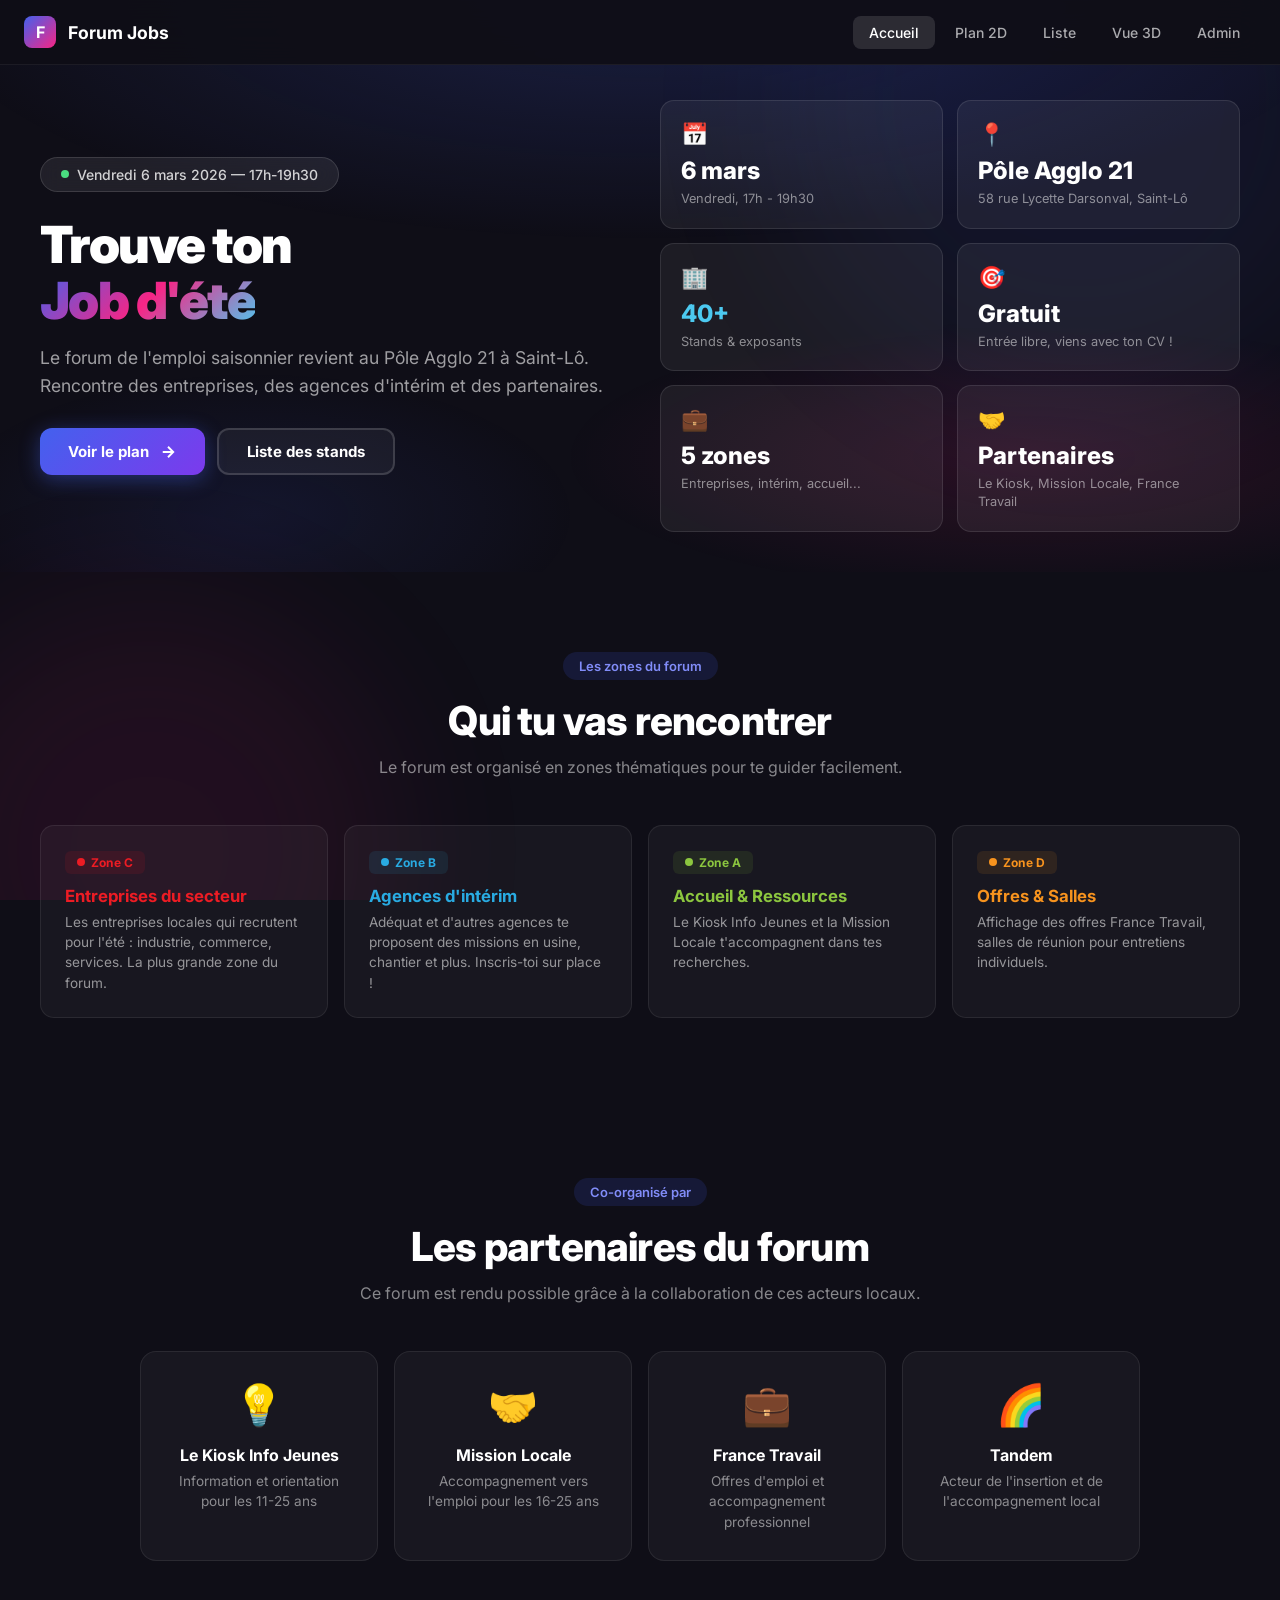
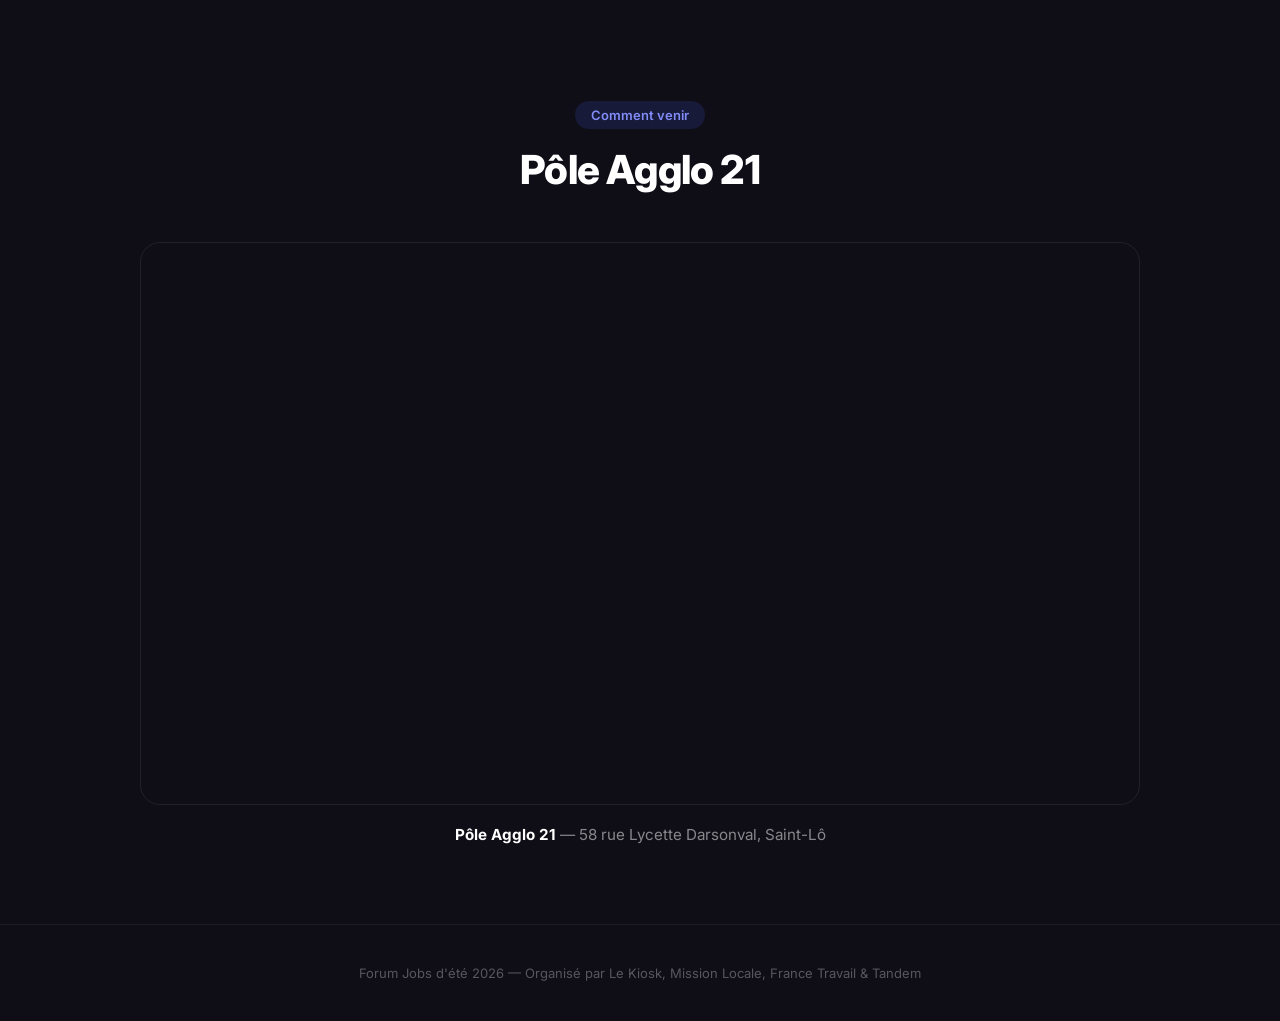
<file: index.html>
<!DOCTYPE html>
<html lang="fr">
<head>
  <meta charset="UTF-8">
  <meta name="viewport" content="width=device-width, initial-scale=1.0">
  <title>Forum Jobs d'été 2026 - Pôle Agglo 21</title>
  <link rel="preconnect" href="https://fonts.googleapis.com">
  <link href="https://fonts.googleapis.com/css2?family=Inter:wght@400;500;600;700;800;900&display=swap" rel="stylesheet">
  <link rel="stylesheet" href="css/shared.css">
  <style>
    body { background: var(--bg-dark); color: white; overflow-x: hidden; }

    /* ========== HERO ========== */
    .hero {
      min-height: auto;
      display: flex; flex-direction: column;
      align-items: center; justify-content: center;
      padding: 100px 24px 40px;
      position: relative;
      overflow: hidden;
    }

    .hero::before {
      content: '';
      position: absolute; inset: 0;
      background:
        radial-gradient(ellipse 80% 60% at 50% 0%, rgba(67,97,238,0.2), transparent 70%),
        radial-gradient(ellipse 60% 40% at 80% 80%, rgba(247,37,133,0.12), transparent 60%),
        radial-gradient(ellipse 50% 50% at 20% 90%, rgba(67,97,238,0.1), transparent 50%);
    }

    .hero-split {
      position: relative;
      z-index: 1;
      max-width: 1200px;
      width: 100%;
      display: grid;
      grid-template-columns: 1fr 1fr;
      gap: 40px;
      align-items: center;
    }

    .hero-content { position: relative; z-index: 1; }

    .hero-date {
      display: inline-flex; align-items: center; gap: 8px;
      padding: 8px 20px; border-radius: 40px;
      background: rgba(255,255,255,0.08);
      border: 1px solid rgba(255,255,255,0.12);
      font-size: 14px; font-weight: 500; color: rgba(255,255,255,0.8);
      margin-bottom: 24px;
      backdrop-filter: blur(10px);
    }

    .hero-date .dot { width: 8px; height: 8px; border-radius: 50%; background: #4ade80; animation: blink 2s ease-in-out infinite; }
    @keyframes blink { 0%,100% { opacity: 1; } 50% { opacity: 0.3; } }

    .hero h1 {
      font-size: clamp(2rem, 4vw, 3.2rem);
      font-weight: 900; line-height: 1.1;
      margin-bottom: 16px;
      letter-spacing: -0.03em;
    }

    .hero h1 .gradient-text {
      background: linear-gradient(135deg, #4361ee, #f72585, #4cc9f0);
      -webkit-background-clip: text; -webkit-text-fill-color: transparent;
      background-clip: text;
    }

    .hero-subtitle {
      font-size: clamp(0.9rem, 1.5vw, 1.1rem);
      color: rgba(255,255,255,0.6);
      line-height: 1.6; margin-bottom: 28px;
    }

    .hero-cta {
      display: flex; gap: 12px;
      flex-wrap: wrap;
    }

    .hero-cta .btn-hero {
      padding: 12px 28px; border-radius: 12px; font-size: 15px;
      font-weight: 700; text-decoration: none;
      transition: all 0.3s; display: inline-flex; align-items: center; gap: 10px;
    }

    .btn-hero-primary {
      background: linear-gradient(135deg, var(--primary), #7c3aed);
      color: white; border: none;
      box-shadow: 0 4px 20px rgba(67,97,238,0.4);
    }
    .btn-hero-primary:hover {
      transform: translateY(-3px);
      box-shadow: 0 8px 30px rgba(67,97,238,0.5);
    }

    .btn-hero-outline {
      background: rgba(255,255,255,0.05);
      color: white; border: 2px solid rgba(255,255,255,0.15);
    }
    .btn-hero-outline:hover {
      background: rgba(255,255,255,0.1);
      border-color: rgba(255,255,255,0.3);
      transform: translateY(-3px);
    }

    /* ========== HERO INFO CARDS (RIGHT SIDE) ========== */
    .hero-info-grid {
      display: grid;
      grid-template-columns: 1fr 1fr;
      gap: 14px;
    }

    .hero-info-card {
      background: rgba(255,255,255,0.06);
      border: 1px solid rgba(255,255,255,0.1);
      border-radius: 14px;
      padding: 20px;
      transition: all 0.3s;
    }

    .hero-info-card:hover {
      background: rgba(255,255,255,0.09);
      border-color: rgba(255,255,255,0.18);
      transform: translateY(-2px);
    }

    .hero-info-card .hi-icon {
      font-size: 22px;
      margin-bottom: 10px;
      display: block;
    }

    .hero-info-card .hi-value {
      font-size: 1.5rem;
      font-weight: 800;
      color: white;
      line-height: 1.2;
      margin-bottom: 4px;
    }

    .hero-info-card .hi-label {
      font-size: 0.8rem;
      color: rgba(255,255,255,0.5);
      line-height: 1.4;
    }

    @media (max-width: 768px) {
      .hero { padding: 80px 16px 32px; }
      .hero-split {
        grid-template-columns: 1fr;
        gap: 28px;
      }
      .hero-content { text-align: center; }
      .hero-cta { justify-content: center; }
      .hero-info-grid { grid-template-columns: 1fr 1fr; gap: 10px; }
    }

    /* ========== INFO SECTION ========== */
    .info-section {
      padding: 60px 24px;
      position: relative;
    }

    .info-grid {
      max-width: 1200px; margin: 0 auto;
      display: grid;
      grid-template-columns: repeat(auto-fit, minmax(280px, 1fr));
      gap: 16px;
    }

    .info-card {
      background: rgba(255,255,255,0.04);
      border: 1px solid rgba(255,255,255,0.08);
      border-radius: 14px; padding: 24px;
      transition: all 0.3s;
      position: relative; overflow: hidden;
    }

    .info-card:hover {
      background: rgba(255,255,255,0.07);
      border-color: rgba(255,255,255,0.15);
      transform: translateY(-3px);
    }

    .info-card-icon {
      width: 48px; height: 48px; border-radius: 12px;
      display: flex; align-items: center; justify-content: center;
      font-size: 22px; margin-bottom: 14px;
    }

    .info-card h3 {
      font-size: 1.05rem; font-weight: 700;
      margin-bottom: 6px; color: white;
    }

    .info-card p {
      font-size: 0.85rem; line-height: 1.5;
      color: rgba(255,255,255,0.55);
    }

    .info-card .card-count {
      font-size: 2rem; font-weight: 800;
      margin-bottom: 4px;
    }

    /* ========== ZONE TAG ========== */
    .zone-color-tag {
      display: inline-flex;
      align-items: center;
      gap: 6px;
      padding: 4px 12px;
      border-radius: 6px;
      font-size: 12px;
      font-weight: 700;
      letter-spacing: 0.02em;
      margin-bottom: 12px;
    }

    .zone-color-tag .zt-dot {
      width: 8px;
      height: 8px;
      border-radius: 50%;
    }

    /* ========== ORGANISATEURS ========== */
    .orga-section {
      padding: 80px 24px;
      position: relative;
    }

    .section-header {
      text-align: center; margin-bottom: 48px;
      max-width: 600px; margin-left: auto; margin-right: auto;
    }

    .section-header .section-tag {
      display: inline-flex; padding: 6px 16px;
      border-radius: 20px; font-size: 13px; font-weight: 600;
      background: rgba(67,97,238,0.15); color: #818cf8;
      margin-bottom: 16px;
    }

    .section-header h2 {
      font-size: clamp(1.8rem, 4vw, 2.5rem);
      font-weight: 800; margin-bottom: 12px;
      letter-spacing: -0.02em;
    }

    .section-header p {
      color: rgba(255,255,255,0.5); font-size: 1rem;
    }

    .orga-grid {
      max-width: 1000px; margin: 0 auto;
      display: grid;
      grid-template-columns: repeat(auto-fit, minmax(220px, 1fr));
      gap: 16px;
    }

    .orga-card {
      background: rgba(255,255,255,0.04);
      border: 1px solid rgba(255,255,255,0.08);
      border-radius: 16px; padding: 28px 24px;
      text-align: center;
      transition: all 0.3s;
    }

    .orga-card:hover {
      background: rgba(255,255,255,0.08);
      transform: translateY(-4px);
    }

    .orga-card .orga-emoji {
      font-size: 40px; margin-bottom: 16px; display: block;
    }

    .orga-card h4 {
      font-size: 1rem; font-weight: 700; margin-bottom: 6px;
    }

    .orga-card p {
      font-size: 0.85rem; color: rgba(255,255,255,0.5); line-height: 1.5;
    }

    /* ========== MAP SECTION ========== */
    .map-section {
      padding: 60px 24px 80px;
    }

    .map-embed {
      max-width: 1000px; margin: 0 auto;
      border-radius: 20px; overflow: hidden;
      border: 1px solid rgba(255,255,255,0.08);
      aspect-ratio: 16/9;
    }

    .map-embed iframe {
      width: 100%; height: 100%; border: none;
      filter: grayscale(0.3) brightness(0.85);
      transition: filter 0.3s;
    }

    .map-embed:hover iframe { filter: grayscale(0) brightness(1); }

    .map-address {
      text-align: center; margin-top: 20px;
      color: rgba(255,255,255,0.5); font-size: 0.95rem;
    }

    .map-address strong { color: white; }

    /* ========== FOOTER ========== */
    .footer {
      padding: 40px 24px;
      border-top: 1px solid rgba(255,255,255,0.06);
      text-align: center;
      color: rgba(255,255,255,0.3);
      font-size: 13px;
    }

    /* ========== FLOATING SHAPES ========== */
    .float-shapes {
      position: fixed; inset: 0; pointer-events: none; z-index: 0; overflow: hidden;
    }

    .float-shape {
      position: absolute; border-radius: 50%;
      filter: blur(80px); opacity: 0.08;
      animation: floatShape 20s ease-in-out infinite alternate;
    }

    @keyframes floatShape {
      0% { transform: translate(0, 0) scale(1); }
      100% { transform: translate(30px, -40px) scale(1.1); }
    }
  </style>
</head>
<body>

<!-- Floating background shapes -->
<div class="float-shapes">
  <div class="float-shape" style="width:600px;height:600px;background:var(--primary);top:-200px;right:-100px;animation-delay:0s"></div>
  <div class="float-shape" style="width:500px;height:500px;background:var(--accent);bottom:-200px;left:-100px;animation-delay:5s"></div>
</div>

<!-- Navigation -->
<nav class="topnav">
  <div class="topnav-inner">
    <a href="index.html" class="topnav-logo">
      <span class="logo-dot">F</span>
      Forum Jobs
    </a>
    <button class="topnav-mobile-btn" onclick="this.nextElementSibling.classList.toggle('open')">&#9776;</button>
    <div class="topnav-links">
      <a href="index.html" class="active">Accueil</a>
      <a href="plan.html">Plan 2D</a>
      <a href="liste.html">Liste</a>
      <a href="vue3d.html">Vue 3D</a>
      <a href="admin.html">Admin</a>
    </div>
  </div>
</nav>

<!-- Hero -->
<section class="hero">
  <div class="hero-split">
    <div class="hero-content">
      <div class="hero-date">
        <span class="dot"></span>
        Vendredi 6 mars 2026 &mdash; 17h-19h30
      </div>
      <h1>
        Trouve ton<br>
        <span class="gradient-text">Job d'été</span>
      </h1>
      <p class="hero-subtitle">
        Le forum de l'emploi saisonnier revient au Pôle Agglo 21 à Saint-Lô. Rencontre des entreprises, des agences d'intérim et des partenaires.
      </p>
      <div class="hero-cta">
        <a href="plan.html" class="btn-hero btn-hero-primary">
          Voir le plan
          <svg width="18" height="18" viewBox="0 0 24 24" fill="none" stroke="currentColor" stroke-width="2.5"><path d="M5 12h14M12 5l7 7-7 7"/></svg>
        </a>
        <a href="liste.html" class="btn-hero btn-hero-outline">
          Liste des stands
        </a>
      </div>
    </div>
    <div class="hero-info-grid">
      <div class="hero-info-card">
        <span class="hi-icon">&#128197;</span>
        <div class="hi-value">6 mars</div>
        <div class="hi-label">Vendredi, 17h - 19h30</div>
      </div>
      <div class="hero-info-card">
        <span class="hi-icon">&#128205;</span>
        <div class="hi-value">Pôle Agglo 21</div>
        <div class="hi-label">58 rue Lycette Darsonval, Saint-Lô</div>
      </div>
      <div class="hero-info-card">
        <span class="hi-icon">&#127970;</span>
        <div class="hi-value" style="color:#4cc9f0">40+</div>
        <div class="hi-label">Stands & exposants</div>
      </div>
      <div class="hero-info-card">
        <span class="hi-icon">&#127919;</span>
        <div class="hi-value">Gratuit</div>
        <div class="hi-label">Entrée libre, viens avec ton CV !</div>
      </div>
      <div class="hero-info-card">
        <span class="hi-icon">&#128188;</span>
        <div class="hi-value">5 zones</div>
        <div class="hi-label">Entreprises, intérim, accueil...</div>
      </div>
      <div class="hero-info-card">
        <span class="hi-icon">&#129309;</span>
        <div class="hi-value">Partenaires</div>
        <div class="hi-label">Le Kiosk, Mission Locale, France Travail</div>
      </div>
    </div>
  </div>
</section>

<!-- Thématiques -->
<section class="orga-section">
  <div class="section-header">
    <span class="section-tag">Les zones du forum</span>
    <h2>Qui tu vas rencontrer</h2>
    <p>Le forum est organisé en zones thématiques pour te guider facilement.</p>
  </div>
  <div class="info-grid" style="max-width:1200px;margin:0 auto">
    <div class="info-card">
      <div class="zone-color-tag" style="background:rgba(237,28,36,0.1);color:#ed1c24"><span class="zt-dot" style="background:#ed1c24"></span>Zone C</div>
      <h3 style="color:var(--zone-c)">Entreprises du secteur</h3>
      <p>Les entreprises locales qui recrutent pour l'été : industrie, commerce, services. La plus grande zone du forum.</p>
    </div>
    <div class="info-card">
      <div class="zone-color-tag" style="background:rgba(41,171,226,0.1);color:#29abe2"><span class="zt-dot" style="background:#29abe2"></span>Zone B</div>
      <h3 style="color:var(--zone-b)">Agences d'intérim</h3>
      <p>Adéquat et d'autres agences te proposent des missions en usine, chantier et plus. Inscris-toi sur place !</p>
    </div>
    <div class="info-card">
      <div class="zone-color-tag" style="background:rgba(140,198,63,0.1);color:#8cc63f"><span class="zt-dot" style="background:#8cc63f"></span>Zone A</div>
      <h3 style="color:var(--zone-a)">Accueil & Ressources</h3>
      <p>Le Kiosk Info Jeunes et la Mission Locale t'accompagnent dans tes recherches.</p>
    </div>
    <div class="info-card">
      <div class="zone-color-tag" style="background:rgba(247,147,30,0.1);color:#f7931e"><span class="zt-dot" style="background:#f7931e"></span>Zone D</div>
      <h3 style="color:var(--zone-d)">Offres & Salles</h3>
      <p>Affichage des offres France Travail, salles de réunion pour entretiens individuels.</p>
    </div>
  </div>
</section>

<!-- Organisateurs -->
<section class="orga-section">
  <div class="section-header">
    <span class="section-tag">Co-organisé par</span>
    <h2>Les partenaires du forum</h2>
    <p>Ce forum est rendu possible grâce à la collaboration de ces acteurs locaux.</p>
  </div>
  <div class="orga-grid">
    <div class="orga-card">
      <span class="orga-emoji">&#128161;</span>
      <h4>Le Kiosk Info Jeunes</h4>
      <p>Information et orientation pour les 11-25 ans</p>
    </div>
    <div class="orga-card">
      <span class="orga-emoji">&#129309;</span>
      <h4>Mission Locale</h4>
      <p>Accompagnement vers l'emploi pour les 16-25 ans</p>
    </div>
    <div class="orga-card">
      <span class="orga-emoji">&#128188;</span>
      <h4>France Travail</h4>
      <p>Offres d'emploi et accompagnement professionnel</p>
    </div>
    <div class="orga-card">
      <span class="orga-emoji">&#127752;</span>
      <h4>Tandem</h4>
      <p>Acteur de l'insertion et de l'accompagnement local</p>
    </div>
  </div>
</section>

<!-- Carte -->
<section class="map-section">
  <div class="section-header">
    <span class="section-tag">Comment venir</span>
    <h2>Pôle Agglo 21</h2>
  </div>
  <div class="map-embed">
    <iframe
      src="https://www.openstreetmap.org/export/embed.html?bbox=-1.100,49.110,-1.080,49.120&layer=mapnik&marker=49.1155,-1.0900"
      loading="lazy"
      referrerpolicy="no-referrer"
    ></iframe>
  </div>
  <p class="map-address">
    <strong>Pôle Agglo 21</strong> &mdash; 58 rue Lycette Darsonval, Saint-Lô
  </p>
</section>

<!-- Footer -->
<footer class="footer">
  <p>Forum Jobs d'été 2026 &mdash; Organisé par Le Kiosk, Mission Locale, France Travail & Tandem</p>
</footer>

</body>
</html>
</file>
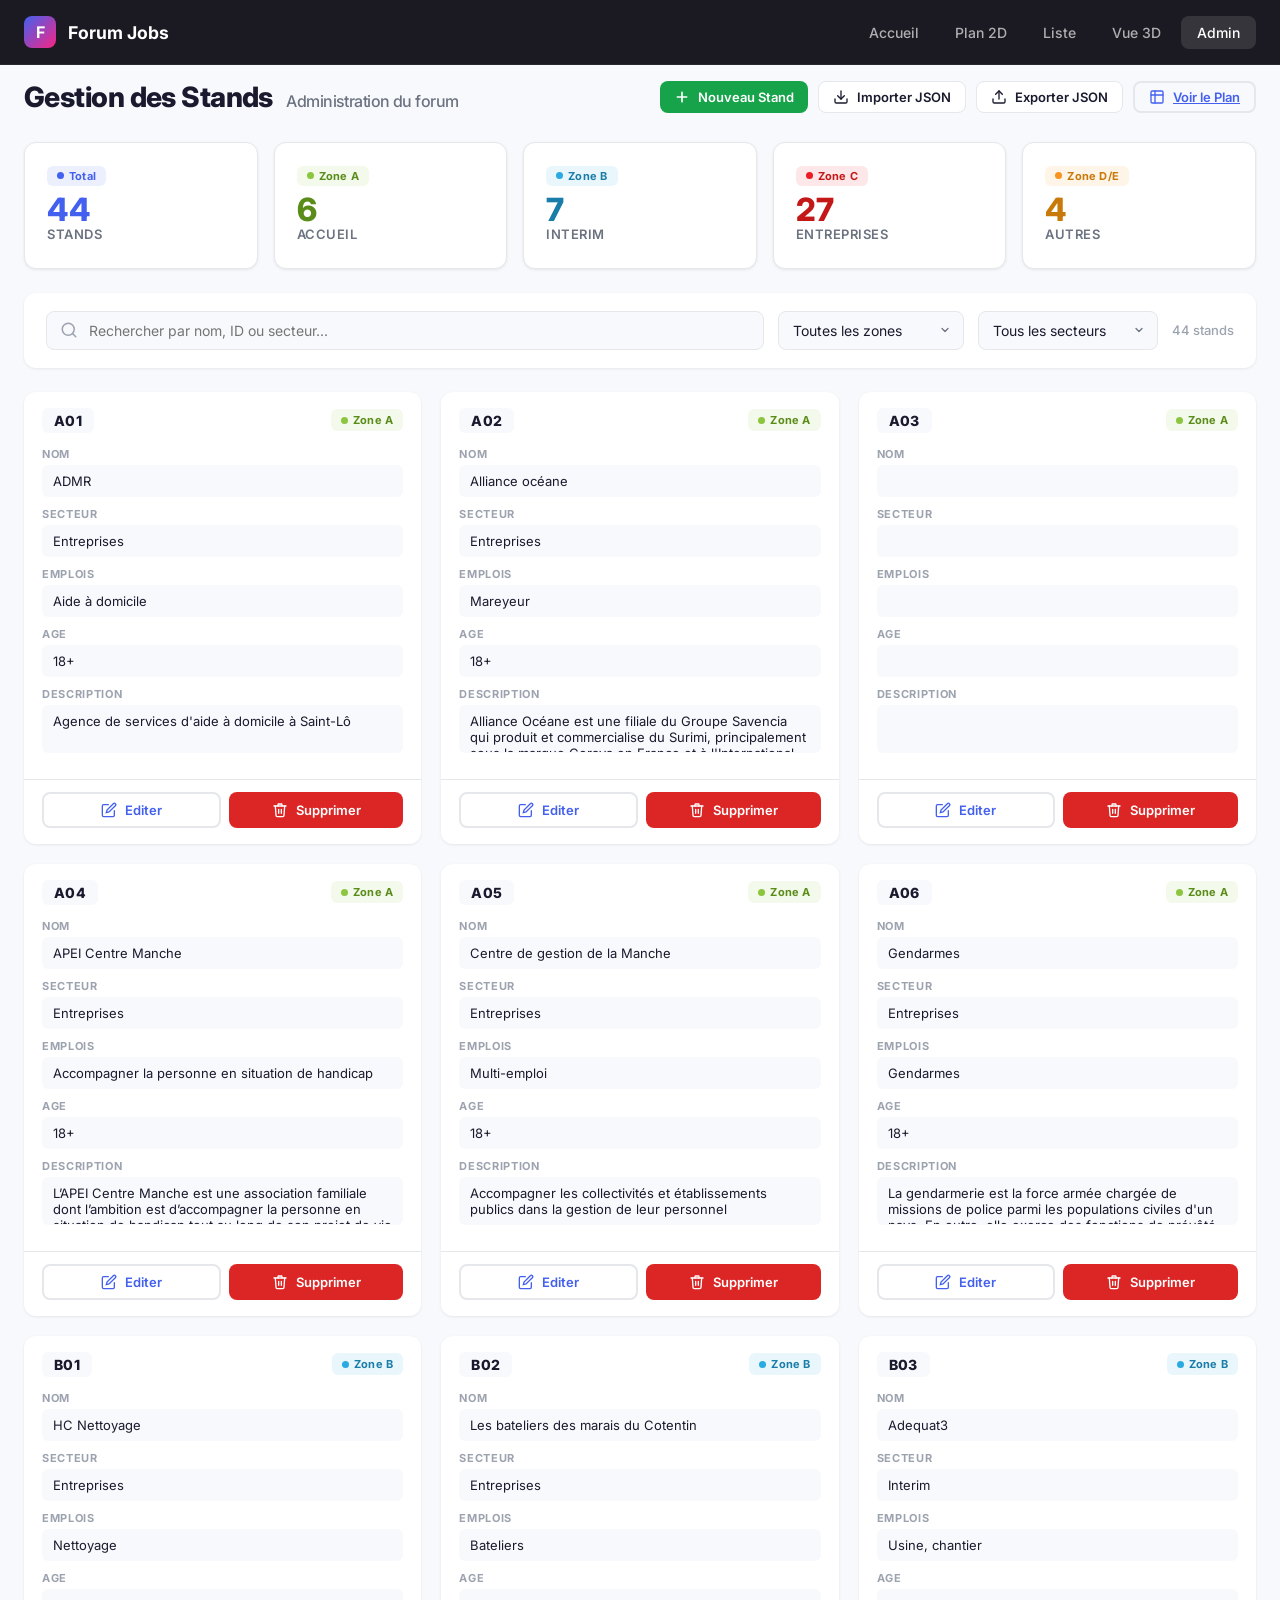
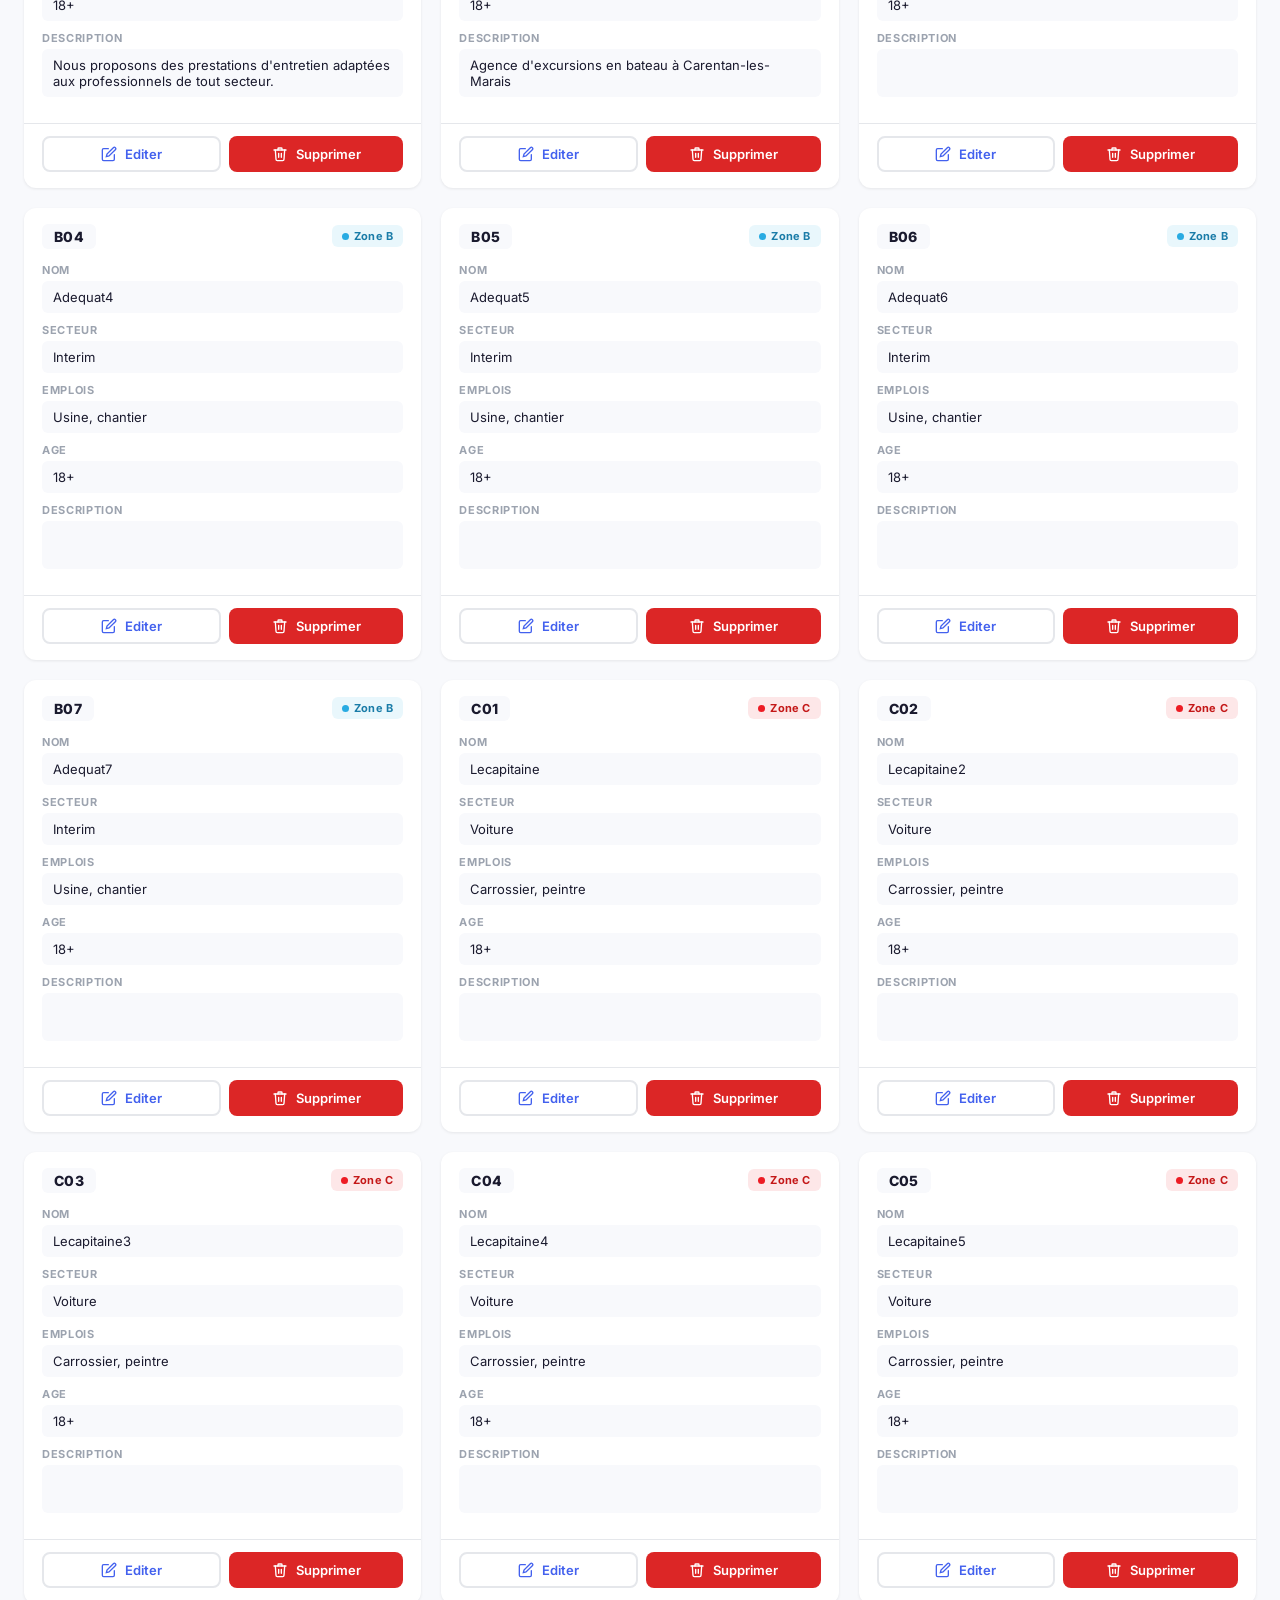
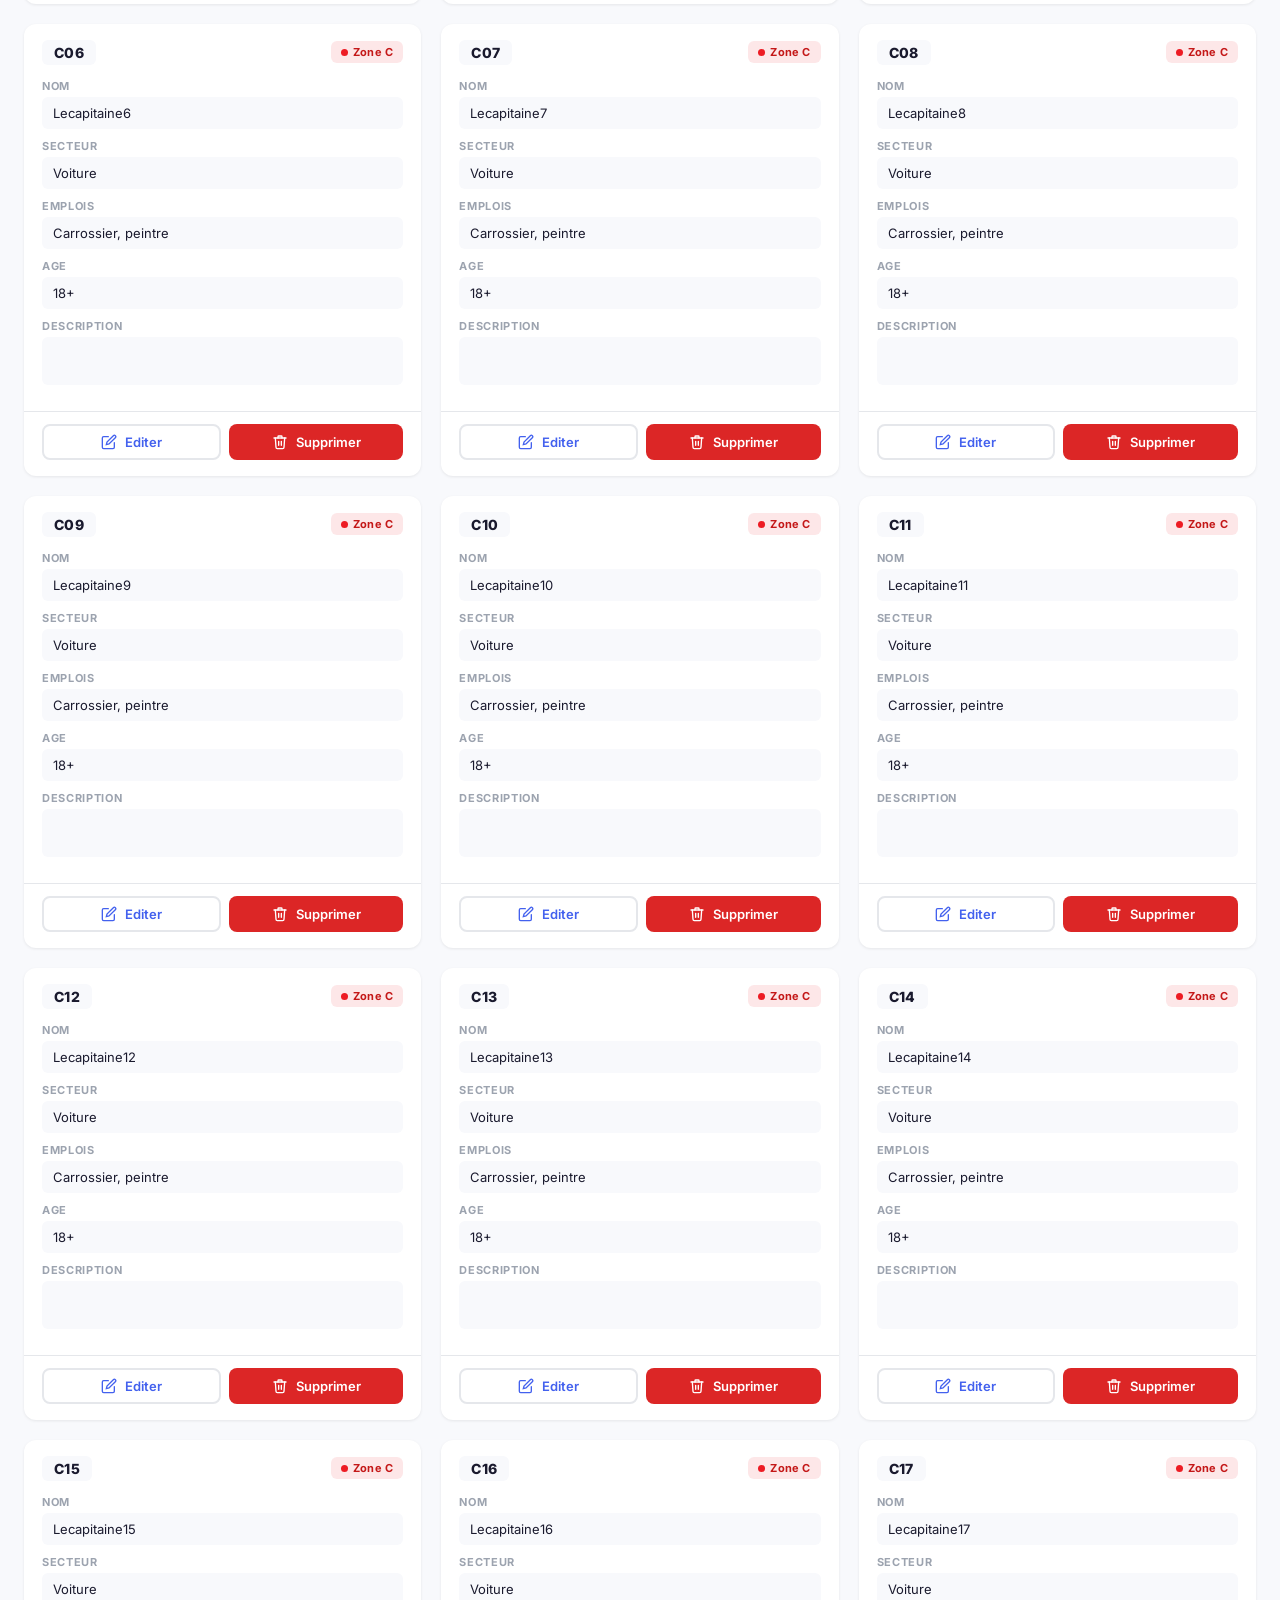
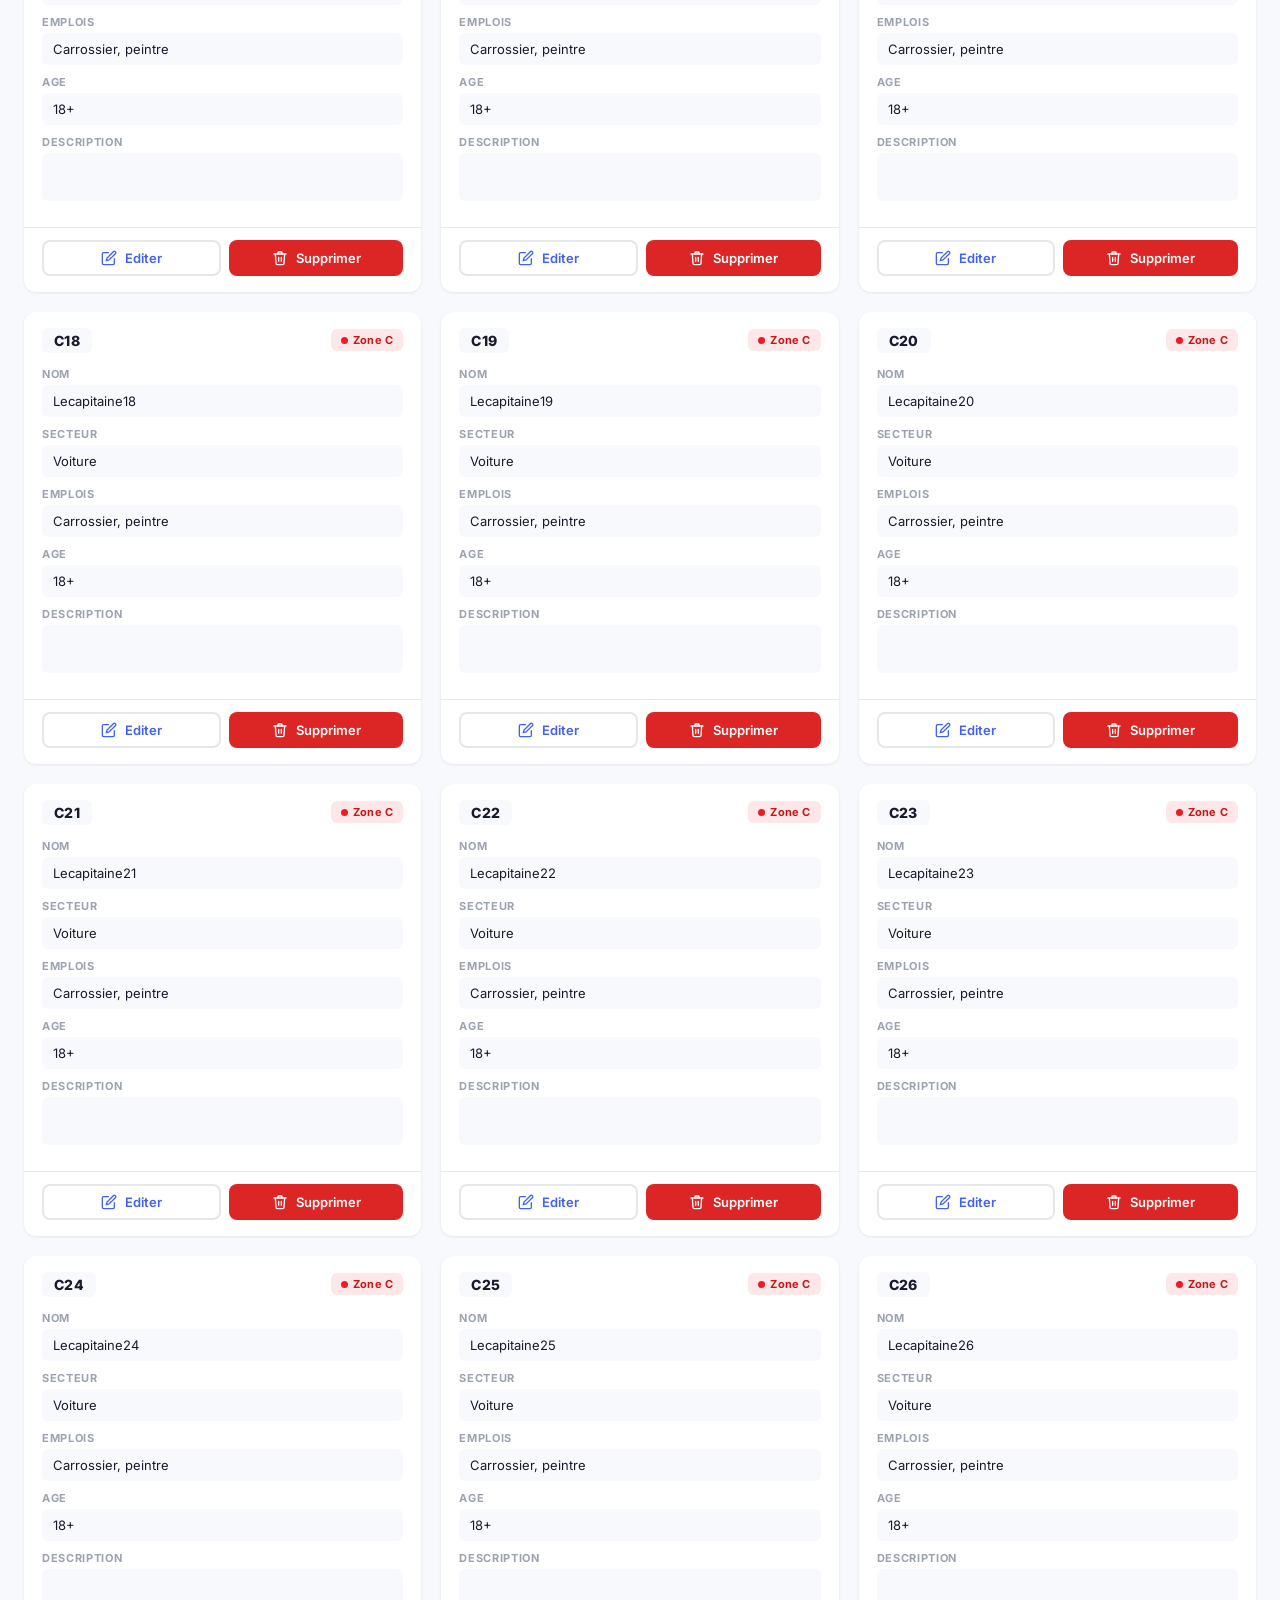
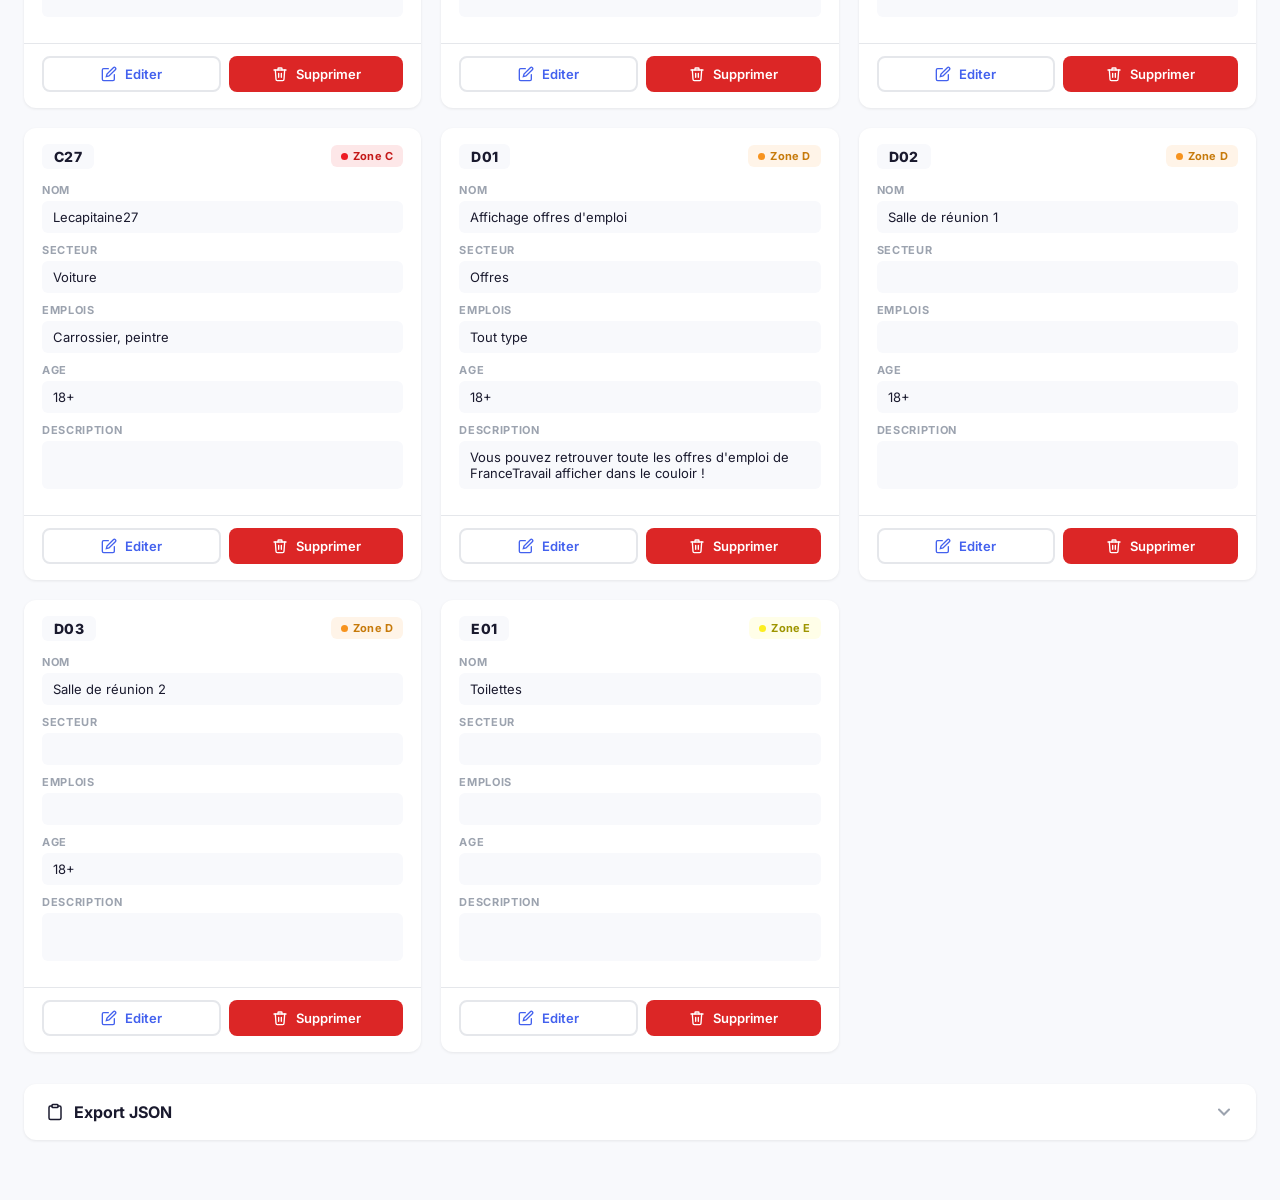
<file: admin.html>
<!DOCTYPE html>
<html lang="fr">
<head>
  <meta charset="UTF-8">
  <meta name="viewport" content="width=device-width, initial-scale=1.0">
  <title>Admin - Gestion des Stands | Forum Jobs d'ete 2026</title>
  <link rel="preconnect" href="https://fonts.googleapis.com">
  <link href="https://fonts.googleapis.com/css2?family=Inter:wght@400;500;600;700;800;900&display=swap" rel="stylesheet">
  <link rel="stylesheet" href="css/shared.css">
  <style>
    /* ========== PAGE BASE ========== */
    body {
      background: var(--bg-light);
      padding-top: 80px;
      min-height: 100vh;
    }

    .admin-container {
      max-width: 1320px;
      margin: 0 auto;
      padding: 0 24px 60px;
    }

    /* ========== PAGE HEADER ========== */
    .page-header {
      display: flex;
      align-items: center;
      justify-content: space-between;
      flex-wrap: wrap;
      gap: 16px;
      margin-bottom: 28px;
    }

    .page-header h1 {
      font-size: 1.75rem;
      font-weight: 800;
      color: var(--text);
      letter-spacing: -0.02em;
    }

    .page-header h1 span {
      color: var(--text-light);
      font-weight: 500;
      font-size: 1rem;
      margin-left: 8px;
    }

    .header-actions {
      display: flex;
      gap: 10px;
      flex-wrap: wrap;
    }

    .btn-success {
      background: #16a34a;
      color: white;
    }
    .btn-success:hover {
      background: #15803d;
      transform: translateY(-1px);
      box-shadow: var(--shadow-md);
    }

    .btn-danger {
      background: #dc2626;
      color: white;
    }
    .btn-danger:hover {
      background: #b91c1c;
      transform: translateY(-1px);
      box-shadow: var(--shadow-md);
    }

    .btn-secondary {
      background: var(--surface);
      color: var(--text);
      border: 1.5px solid var(--border);
    }
    .btn-secondary:hover {
      background: var(--bg-light);
      border-color: var(--text-muted);
    }

    .btn svg {
      width: 16px;
      height: 16px;
      flex-shrink: 0;
    }

    /* ========== TOAST ALERTS ========== */
    .toast-container {
      position: fixed;
      top: 80px;
      right: 24px;
      z-index: 9999;
      display: flex;
      flex-direction: column;
      gap: 8px;
      pointer-events: none;
    }

    .toast {
      pointer-events: auto;
      padding: 14px 22px;
      border-radius: var(--radius-sm);
      font-size: 14px;
      font-weight: 600;
      font-family: var(--font);
      box-shadow: var(--shadow-lg);
      transform: translateX(120%);
      opacity: 0;
      transition: all 0.4s cubic-bezier(0.22, 1, 0.36, 1);
      max-width: 380px;
      display: flex;
      align-items: center;
      gap: 10px;
    }

    .toast.show {
      transform: translateX(0);
      opacity: 1;
    }

    .toast-success {
      background: #f0fdf4;
      color: #166534;
      border: 1px solid #bbf7d0;
    }

    .toast-error {
      background: #fef2f2;
      color: #991b1b;
      border: 1px solid #fecaca;
    }

    .toast-info {
      background: var(--primary-light);
      color: var(--primary);
      border: 1px solid #c7d2fe;
    }

    /* ========== STATS ROW ========== */
    .stats-row {
      display: grid;
      grid-template-columns: repeat(5, 1fr);
      gap: 16px;
      margin-bottom: 24px;
    }

    .stat-card {
      background: var(--surface);
      border-radius: var(--radius-md);
      padding: 20px 22px;
      box-shadow: var(--shadow-sm);
      border: 1px solid var(--border);
      transition: all 0.2s;
      position: relative;
      overflow: hidden;
    }

    .stat-card:hover {
      box-shadow: var(--shadow-md);
      transform: translateY(-2px);
    }

    .stat-zone-tag {
      display: inline-flex;
      align-items: center;
      gap: 5px;
      padding: 3px 10px;
      border-radius: 6px;
      font-size: 11px;
      font-weight: 700;
      letter-spacing: 0.02em;
      margin-bottom: 8px;
    }

    .stat-zone-tag .sz-dot {
      width: 7px;
      height: 7px;
      border-radius: 50%;
    }

    .stat-card .stat-label {
      font-size: 13px;
      font-weight: 600;
      color: var(--text-light);
      margin-bottom: 6px;
      text-transform: uppercase;
      letter-spacing: 0.04em;
    }

    .stat-card .stat-value {
      font-size: 2rem;
      font-weight: 800;
      color: var(--text);
      line-height: 1;
    }

    .stat-card.stat-total .stat-value { color: var(--primary); }
    .stat-card.stat-a .stat-value { color: #5a8c1a; }
    .stat-card.stat-b .stat-value { color: #1a7ca8; }
    .stat-card.stat-c .stat-value { color: #c41818; }
    .stat-card.stat-de .stat-value { color: #c77a0a; }

    /* ========== SEARCH & FILTER BAR ========== */
    .filter-bar {
      background: var(--surface);
      border-radius: var(--radius-md);
      padding: 18px 22px;
      box-shadow: var(--shadow-sm);
      margin-bottom: 24px;
      display: flex;
      gap: 14px;
      flex-wrap: wrap;
      align-items: center;
    }

    .filter-bar .search-wrapper {
      flex: 1;
      min-width: 240px;
      position: relative;
    }

    .filter-bar .search-wrapper svg {
      position: absolute;
      left: 14px;
      top: 50%;
      transform: translateY(-50%);
      width: 18px;
      height: 18px;
      color: var(--text-muted);
      pointer-events: none;
    }

    .filter-bar input[type="text"] {
      width: 100%;
      padding: 10px 14px 10px 42px;
      border: 1.5px solid var(--border);
      border-radius: var(--radius-sm);
      font-size: 14px;
      font-family: var(--font);
      color: var(--text);
      background: var(--bg-light);
      transition: all 0.2s;
    }

    .filter-bar input[type="text"]:focus {
      outline: none;
      border-color: var(--primary);
      box-shadow: 0 0 0 3px rgba(67, 97, 238, 0.1);
      background: var(--surface);
    }

    .filter-bar select {
      padding: 10px 36px 10px 14px;
      border: 1.5px solid var(--border);
      border-radius: var(--radius-sm);
      font-size: 14px;
      font-family: var(--font);
      color: var(--text);
      background: var(--bg-light);
      cursor: pointer;
      transition: all 0.2s;
      appearance: none;
      background-image: url("data:image/svg+xml,%3Csvg xmlns='http://www.w3.org/2000/svg' width='12' height='12' viewBox='0 0 24 24' fill='none' stroke='%236b7280' stroke-width='2.5' stroke-linecap='round' stroke-linejoin='round'%3E%3Cpath d='M6 9l6 6 6-6'/%3E%3C/svg%3E");
      background-repeat: no-repeat;
      background-position: right 12px center;
      min-width: 180px;
    }

    .filter-bar select:focus {
      outline: none;
      border-color: var(--primary);
      box-shadow: 0 0 0 3px rgba(67, 97, 238, 0.1);
    }

    .filter-bar .results-count {
      font-size: 13px;
      color: var(--text-muted);
      font-weight: 500;
      margin-left: auto;
      white-space: nowrap;
    }

    /* ========== STANDS GRID ========== */
    .stands-grid {
      display: grid;
      grid-template-columns: repeat(3, 1fr);
      gap: 20px;
      margin-bottom: 32px;
    }

    .stands-empty {
      grid-column: 1 / -1;
      text-align: center;
      padding: 60px 24px;
      color: var(--text-muted);
    }

    .stands-empty svg {
      width: 48px;
      height: 48px;
      margin-bottom: 16px;
      opacity: 0.4;
    }

    .stands-empty p {
      font-size: 15px;
      font-weight: 500;
    }

    /* ========== STAND CARD ========== */
    .stand-card {
      background: var(--surface);
      border-radius: var(--radius-md);
      box-shadow: var(--shadow-sm);
      overflow: hidden;
      transition: all 0.25s cubic-bezier(0.22, 1, 0.36, 1);
      position: relative;
    }

    .stand-card:hover {
      box-shadow: var(--shadow-md);
      transform: translateY(-3px);
    }

    .stand-card .card-accent {
      display: none;
    }

    .stand-card .card-zone-tag {
      display: inline-flex;
      align-items: center;
      gap: 5px;
      padding: 4px 10px;
      border-radius: 6px;
      font-size: 11px;
      font-weight: 700;
      letter-spacing: 0.02em;
    }

    .stand-card .card-zone-tag .cz-dot {
      width: 7px;
      height: 7px;
      border-radius: 50%;
    }

    .stand-card .card-header {
      display: flex;
      align-items: center;
      justify-content: space-between;
      padding: 16px 18px 0;
    }

    .stand-card .card-id {
      font-size: 14px;
      font-weight: 800;
      color: var(--text);
      background: var(--bg-light);
      padding: 4px 12px;
      border-radius: 6px;
      letter-spacing: 0.02em;
    }

    .stand-card .card-zone-badge {
      font-size: 12px;
      font-weight: 600;
      padding: 4px 12px;
      border-radius: 20px;
    }

    .stand-card .card-body {
      padding: 14px 18px 6px;
    }

    .stand-card .card-field {
      margin-bottom: 10px;
    }

    .stand-card .card-field label {
      display: block;
      font-size: 11px;
      font-weight: 700;
      text-transform: uppercase;
      letter-spacing: 0.06em;
      color: var(--text-muted);
      margin-bottom: 4px;
    }

    .stand-card .card-field input,
    .stand-card .card-field textarea {
      width: 100%;
      padding: 7px 10px;
      border: 1.5px solid transparent;
      border-radius: 6px;
      font-size: 13px;
      font-family: var(--font);
      color: var(--text);
      background: var(--bg-light);
      transition: all 0.2s;
      resize: none;
    }

    .stand-card .card-field textarea {
      min-height: 44px;
    }

    .stand-card .card-field input:hover,
    .stand-card .card-field textarea:hover {
      border-color: var(--border);
    }

    .stand-card .card-field input:focus,
    .stand-card .card-field textarea:focus {
      outline: none;
      border-color: var(--primary);
      background: var(--surface);
      box-shadow: 0 0 0 3px rgba(67, 97, 238, 0.08);
    }

    .stand-card .card-footer {
      display: flex;
      gap: 8px;
      padding: 12px 18px 16px;
      border-top: 1px solid var(--border);
      margin-top: 6px;
    }

    .stand-card .card-footer .btn {
      flex: 1;
      justify-content: center;
      font-size: 13px;
      padding: 8px 14px;
    }

    /* ========== EXPORT SECTION ========== */
    .export-section {
      background: var(--surface);
      border-radius: var(--radius-md);
      box-shadow: var(--shadow-sm);
      overflow: hidden;
      margin-top: 8px;
    }

    .export-header {
      display: flex;
      align-items: center;
      justify-content: space-between;
      padding: 18px 22px;
      cursor: pointer;
      transition: background 0.2s;
      user-select: none;
    }

    .export-header:hover {
      background: rgba(0, 0, 0, 0.015);
    }

    .export-header h2 {
      font-size: 1rem;
      font-weight: 700;
      display: flex;
      align-items: center;
      gap: 10px;
    }

    .export-header .chevron {
      width: 20px;
      height: 20px;
      color: var(--text-muted);
      transition: transform 0.3s;
    }

    .export-header.open .chevron {
      transform: rotate(180deg);
    }

    .export-body {
      max-height: 0;
      overflow: hidden;
      transition: max-height 0.4s cubic-bezier(0.22, 1, 0.36, 1);
    }

    .export-body.open {
      max-height: 2000px;
    }

    .export-body-inner {
      padding: 0 22px 22px;
    }

    .export-actions {
      display: flex;
      gap: 10px;
      margin-bottom: 14px;
    }

    .json-output {
      background: var(--bg-dark);
      color: #a5f3b4;
      padding: 20px;
      border-radius: var(--radius-sm);
      font-family: 'SF Mono', 'Cascadia Code', 'Fira Code', 'Courier New', monospace;
      font-size: 12.5px;
      max-height: 400px;
      overflow-y: auto;
      white-space: pre;
      line-height: 1.6;
      tab-size: 2;
    }

    .json-output::-webkit-scrollbar {
      width: 8px;
    }

    .json-output::-webkit-scrollbar-track {
      background: rgba(255, 255, 255, 0.05);
      border-radius: 4px;
    }

    .json-output::-webkit-scrollbar-thumb {
      background: rgba(255, 255, 255, 0.15);
      border-radius: 4px;
    }

    /* ========== MODAL ========== */
    .modal-overlay {
      display: none;
      position: fixed;
      inset: 0;
      background: rgba(0, 0, 0, 0.4);
      backdrop-filter: blur(6px);
      -webkit-backdrop-filter: blur(6px);
      z-index: 2000;
      align-items: center;
      justify-content: center;
      padding: 24px;
      opacity: 0;
      transition: opacity 0.25s;
    }

    .modal-overlay.active {
      display: flex;
      opacity: 1;
    }

    .modal-card {
      background: var(--surface);
      border-radius: var(--radius-lg);
      max-width: 560px;
      width: 100%;
      max-height: 90vh;
      overflow-y: auto;
      box-shadow: var(--shadow-xl);
      transform: scale(0.95) translateY(10px);
      transition: transform 0.3s cubic-bezier(0.22, 1, 0.36, 1);
    }

    .modal-overlay.active .modal-card {
      transform: scale(1) translateY(0);
    }

    .modal-card::-webkit-scrollbar {
      width: 6px;
    }

    .modal-card::-webkit-scrollbar-thumb {
      background: var(--border);
      border-radius: 3px;
    }

    .modal-top {
      display: flex;
      align-items: center;
      justify-content: space-between;
      padding: 22px 28px;
      border-bottom: 1px solid var(--border);
    }

    .modal-top h2 {
      font-size: 1.15rem;
      font-weight: 700;
    }

    .modal-close-btn {
      width: 34px;
      height: 34px;
      border: none;
      background: var(--bg-light);
      border-radius: 8px;
      cursor: pointer;
      font-size: 18px;
      color: var(--text-light);
      display: flex;
      align-items: center;
      justify-content: center;
      transition: all 0.2s;
    }

    .modal-close-btn:hover {
      background: var(--border);
      color: var(--text);
    }

    .modal-form {
      padding: 24px 28px;
      display: flex;
      flex-direction: column;
      gap: 16px;
    }

    .modal-form .form-row {
      display: grid;
      grid-template-columns: 1fr 1fr;
      gap: 14px;
    }

    .modal-form .field {
      display: flex;
      flex-direction: column;
      gap: 6px;
    }

    .modal-form .field label {
      font-size: 13px;
      font-weight: 600;
      color: var(--text);
    }

    .modal-form .field label .required {
      color: var(--accent);
      margin-left: 2px;
    }

    .modal-form .field input,
    .modal-form .field select,
    .modal-form .field textarea {
      padding: 10px 14px;
      border: 1.5px solid var(--border);
      border-radius: var(--radius-sm);
      font-size: 14px;
      font-family: var(--font);
      color: var(--text);
      background: var(--bg-light);
      transition: all 0.2s;
    }

    .modal-form .field textarea {
      resize: vertical;
      min-height: 80px;
    }

    .modal-form .field input:focus,
    .modal-form .field select:focus,
    .modal-form .field textarea:focus {
      outline: none;
      border-color: var(--primary);
      background: var(--surface);
      box-shadow: 0 0 0 3px rgba(67, 97, 238, 0.1);
    }

    .modal-form .field select {
      cursor: pointer;
      appearance: none;
      background-image: url("data:image/svg+xml,%3Csvg xmlns='http://www.w3.org/2000/svg' width='12' height='12' viewBox='0 0 24 24' fill='none' stroke='%236b7280' stroke-width='2.5' stroke-linecap='round' stroke-linejoin='round'%3E%3Cpath d='M6 9l6 6 6-6'/%3E%3C/svg%3E");
      background-repeat: no-repeat;
      background-position: right 12px center;
      padding-right: 36px;
    }

    /* Zone-colored option hints */
    .modal-form .field select option[value="zone-a"] { color: #5a8c1a; }
    .modal-form .field select option[value="zone-b"] { color: #1a7ca8; }
    .modal-form .field select option[value="zone-c"] { color: #c41818; }
    .modal-form .field select option[value="zone-d"] { color: #c77a0a; }
    .modal-form .field select option[value="zone-e"] { color: #9e9500; }

    .modal-bottom {
      display: flex;
      gap: 10px;
      justify-content: flex-end;
      padding: 18px 28px;
      border-top: 1px solid var(--border);
    }

    /* ========== HIDDEN FILE INPUT ========== */
    #file-input { display: none; }

    /* ========== RESPONSIVE ========== */
    @media (max-width: 1100px) {
      .stands-grid {
        grid-template-columns: repeat(2, 1fr);
      }
    }

    @media (max-width: 768px) {
      body { padding-top: 72px; }

      .page-header {
        flex-direction: column;
        align-items: flex-start;
      }

      .page-header h1 {
        font-size: 1.4rem;
      }

      .page-header h1 span {
        display: block;
        margin-left: 0;
        margin-top: 4px;
      }

      .header-actions {
        width: 100%;
      }

      .header-actions .btn {
        flex: 1;
        justify-content: center;
        font-size: 13px;
        padding: 8px 12px;
      }

      .stats-row {
        grid-template-columns: repeat(2, 1fr);
      }

      .stats-row .stat-card:last-child {
        grid-column: 1 / -1;
      }

      .stands-grid {
        grid-template-columns: 1fr;
      }

      .filter-bar .search-wrapper {
        min-width: 100%;
      }

      .filter-bar select {
        flex: 1;
        min-width: 0;
      }

      .modal-form .form-row {
        grid-template-columns: 1fr;
      }

      .toast-container {
        left: 24px;
        right: 24px;
      }

      .toast {
        max-width: 100%;
      }
    }

    @media (max-width: 480px) {
      .stats-row {
        grid-template-columns: 1fr;
      }

      .header-actions {
        flex-direction: column;
      }
    }
  </style>
</head>
<body>

<!-- Navigation -->
<nav class="topnav">
  <div class="topnav-inner">
    <a href="index.html" class="topnav-logo">
      <span class="logo-dot">F</span>
      Forum Jobs
    </a>
    <button class="topnav-mobile-btn" onclick="this.nextElementSibling.classList.toggle('open')">&#9776;</button>
    <div class="topnav-links">
      <a href="index.html">Accueil</a>
      <a href="plan.html">Plan 2D</a>
      <a href="liste.html">Liste</a>
      <a href="vue3d.html">Vue 3D</a>
      <a href="admin.html" class="active">Admin</a>
    </div>
  </div>
</nav>

<!-- Toast Notifications -->
<div class="toast-container" id="toast-container"></div>

<div class="admin-container">

  <!-- Page Header -->
  <div class="page-header">
    <h1>Gestion des Stands <span>Administration du forum</span></h1>
    <div class="header-actions">
      <button class="btn btn-success btn-sm" onclick="openAddModal()">
        <svg viewBox="0 0 24 24" fill="none" stroke="currentColor" stroke-width="2.5" stroke-linecap="round"><path d="M12 5v14M5 12h14"/></svg>
        Nouveau Stand
      </button>
      <button class="btn btn-secondary btn-sm" onclick="importJSON()">
        <svg viewBox="0 0 24 24" fill="none" stroke="currentColor" stroke-width="2" stroke-linecap="round"><path d="M21 15v4a2 2 0 01-2 2H5a2 2 0 01-2-2v-4"/><polyline points="7 10 12 15 17 10"/><line x1="12" y1="15" x2="12" y2="3"/></svg>
        Importer JSON
      </button>
      <button class="btn btn-secondary btn-sm" onclick="scrollToExport()">
        <svg viewBox="0 0 24 24" fill="none" stroke="currentColor" stroke-width="2" stroke-linecap="round"><path d="M21 15v4a2 2 0 01-2 2H5a2 2 0 01-2-2v-4"/><polyline points="17 8 12 3 7 8"/><line x1="12" y1="3" x2="12" y2="15"/></svg>
        Exporter JSON
      </button>
      <a href="plan.html" class="btn btn-outline btn-sm">
        <svg viewBox="0 0 24 24" fill="none" stroke="currentColor" stroke-width="2" stroke-linecap="round"><rect x="3" y="3" width="18" height="18" rx="2"/><path d="M3 9h18M9 3v18"/></svg>
        Voir le Plan
      </a>
    </div>
  </div>

  <!-- Stats Row -->
  <div class="stats-row">
    <div class="stat-card stat-total">
      <div class="stat-zone-tag" style="background:rgba(67,97,238,0.1);color:var(--primary)"><span class="sz-dot" style="background:var(--primary)"></span>Total</div>
      <div class="stat-value" id="stat-total">0</div>
      <div class="stat-label">Stands</div>
    </div>
    <div class="stat-card stat-a">
      <div class="stat-zone-tag" style="background:rgba(140,198,63,0.1);color:#5a8c1a"><span class="sz-dot" style="background:var(--zone-a)"></span>Zone A</div>
      <div class="stat-value" id="stat-zone-a">0</div>
      <div class="stat-label">Accueil</div>
    </div>
    <div class="stat-card stat-b">
      <div class="stat-zone-tag" style="background:rgba(41,171,226,0.1);color:#1a7ca8"><span class="sz-dot" style="background:var(--zone-b)"></span>Zone B</div>
      <div class="stat-value" id="stat-zone-b">0</div>
      <div class="stat-label">Interim</div>
    </div>
    <div class="stat-card stat-c">
      <div class="stat-zone-tag" style="background:rgba(237,28,36,0.1);color:#c41818"><span class="sz-dot" style="background:var(--zone-c)"></span>Zone C</div>
      <div class="stat-value" id="stat-zone-c">0</div>
      <div class="stat-label">Entreprises</div>
    </div>
    <div class="stat-card stat-de">
      <div class="stat-zone-tag" style="background:rgba(247,147,30,0.1);color:#c77a0a"><span class="sz-dot" style="background:var(--zone-d)"></span>Zone D/E</div>
      <div class="stat-value" id="stat-zone-de">0</div>
      <div class="stat-label">Autres</div>
    </div>
  </div>

  <!-- Search & Filter Bar -->
  <div class="filter-bar">
    <div class="search-wrapper">
      <svg viewBox="0 0 24 24" fill="none" stroke="currentColor" stroke-width="2" stroke-linecap="round"><circle cx="11" cy="11" r="8"/><path d="M21 21l-4.35-4.35"/></svg>
      <input type="text" id="search" placeholder="Rechercher par nom, ID ou secteur..." oninput="filterStands()">
    </div>
    <select id="filter-zone" onchange="filterStands()">
      <option value="">Toutes les zones</option>
      <option value="zone-a">Zone A - Accueil</option>
      <option value="zone-b">Zone B - Interim</option>
      <option value="zone-c">Zone C - Entreprises</option>
      <option value="zone-d">Zone D - Autres</option>
      <option value="zone-e">Zone E - Services</option>
    </select>
    <select id="filter-sector" onchange="filterStands()">
      <option value="">Tous les secteurs</option>
    </select>
    <div class="results-count" id="results-count"></div>
  </div>

  <!-- Stands Grid -->
  <div class="stands-grid" id="stands-container"></div>

  <!-- Export Section (Collapsible) -->
  <div class="export-section" id="export-section">
    <div class="export-header" id="export-header" onclick="toggleExport()">
      <h2>
        <svg width="18" height="18" viewBox="0 0 24 24" fill="none" stroke="currentColor" stroke-width="2" stroke-linecap="round"><path d="M16 4h2a2 2 0 012 2v14a2 2 0 01-2 2H6a2 2 0 01-2-2V6a2 2 0 012-2h2"/><rect x="8" y="2" width="8" height="4" rx="1"/></svg>
        Export JSON
      </h2>
      <svg class="chevron" viewBox="0 0 24 24" fill="none" stroke="currentColor" stroke-width="2.5" stroke-linecap="round"><path d="M6 9l6 6 6-6"/></svg>
    </div>
    <div class="export-body" id="export-body">
      <div class="export-body-inner">
        <div class="export-actions">
          <button class="btn btn-primary btn-sm" onclick="copyJSON()">
            <svg width="14" height="14" viewBox="0 0 24 24" fill="none" stroke="currentColor" stroke-width="2" stroke-linecap="round"><rect x="9" y="9" width="13" height="13" rx="2"/><path d="M5 15H4a2 2 0 01-2-2V4a2 2 0 012-2h9a2 2 0 012 2v1"/></svg>
            Copier
          </button>
          <button class="btn btn-success btn-sm" onclick="downloadJSON()">
            <svg width="14" height="14" viewBox="0 0 24 24" fill="none" stroke="currentColor" stroke-width="2" stroke-linecap="round"><path d="M21 15v4a2 2 0 01-2 2H5a2 2 0 01-2-2v-4"/><polyline points="7 10 12 15 17 10"/><line x1="12" y1="15" x2="12" y2="3"/></svg>
            Telecharger
          </button>
        </div>
        <div class="json-output" id="json-output"></div>
      </div>
    </div>
  </div>

</div>

<!-- Add/Edit Modal -->
<div class="modal-overlay" id="modal-overlay">
  <div class="modal-card">
    <div class="modal-top">
      <h2 id="modal-title">Nouveau Stand</h2>
      <button class="modal-close-btn" onclick="closeModal()">&times;</button>
    </div>
    <form class="modal-form" id="stand-form" onsubmit="return false;">
      <input type="hidden" id="edit-index" value="">
      <div class="form-row">
        <div class="field">
          <label>ID du Stand <span class="required">*</span></label>
          <input type="text" id="stand-id" required placeholder="Ex: A01, B02, C03...">
        </div>
        <div class="field">
          <label>Zone <span class="required">*</span></label>
          <select id="stand-zone" required>
            <option value="">Choisir une zone</option>
            <option value="zone-a">Zone A - Accueil et ressources</option>
            <option value="zone-b">Zone B - Interim</option>
            <option value="zone-c">Zone C - Entreprises</option>
            <option value="zone-d">Zone D - Autres</option>
            <option value="zone-e">Zone E - Services</option>
          </select>
        </div>
      </div>
      <div class="field">
        <label>Nom <span class="required">*</span></label>
        <input type="text" id="stand-name" required placeholder="Ex: Mission locale, Adequat...">
      </div>
      <div class="form-row">
        <div class="field">
          <label>Secteur</label>
          <input type="text" id="stand-sector" placeholder="Ex: Informations, Interim...">
        </div>
        <div class="field">
          <label>Age</label>
          <input type="text" id="stand-age" placeholder="Ex: 18+, 16+, 11-25 ans">
        </div>
      </div>
      <div class="field">
        <label>Emplois proposes</label>
        <input type="text" id="stand-jobs" placeholder="Ex: Usine, chantier, vente...">
      </div>
      <div class="field">
        <label>Description</label>
        <textarea id="stand-description" placeholder="Description detaillee du stand..."></textarea>
      </div>
    </form>
    <div class="modal-bottom">
      <button class="btn btn-ghost" onclick="closeModal()">Annuler</button>
      <button class="btn btn-primary" onclick="saveStand()">
        <svg width="16" height="16" viewBox="0 0 24 24" fill="none" stroke="currentColor" stroke-width="2.5" stroke-linecap="round"><path d="M20 6L9 17l-5-5"/></svg>
        Enregistrer
      </button>
    </div>
  </div>
</div>

<!-- File Input for Import -->
<input type="file" id="file-input" accept=".json" onchange="handleFileUpload(event)">

<!-- Data Script -->
<script src="js/data.js"></script>

<script>
// ================================================================
//  ADMIN PANEL - Forum Jobs d'ete
// ================================================================

let localStands = [];
let filteredStands = [];

// ---------- INIT ----------
window.addEventListener('DOMContentLoaded', async () => {
  try {
    const loaded = await loadStandsData();
    // Deep copy so we don't mutate the shared reference
    localStands = JSON.parse(JSON.stringify(loaded));
  } catch (e) {
    console.warn('Erreur chargement data.js, fallback vide', e);
    localStands = [];
  }
  filteredStands = [...localStands];
  populateSectorFilter();
  renderStands();
  updateStats();
  updateExportJSON();
});

// ---------- ZONE HELPERS ----------
const ZONE_COLORS = {
  'zone-a': { color: '#8cc63f', bg: 'rgba(140,198,63,0.1)', textColor: '#5a8c1a', label: 'Zone A' },
  'zone-b': { color: '#29abe2', bg: 'rgba(41,171,226,0.1)', textColor: '#1a7ca8', label: 'Zone B' },
  'zone-c': { color: '#ed1c24', bg: 'rgba(237,28,36,0.1)', textColor: '#c41818', label: 'Zone C' },
  'zone-d': { color: '#f7931e', bg: 'rgba(247,147,30,0.1)', textColor: '#c77a0a', label: 'Zone D' },
  'zone-e': { color: '#fcee21', bg: 'rgba(252,238,33,0.1)', textColor: '#9e9500', label: 'Zone E' },
};

function zoneOf(id) {
  return ZONE_COLORS[id] || { color: '#ccc', bg: 'rgba(200,200,200,0.1)', textColor: '#666', label: id };
}

// ---------- POPULATE SECTOR FILTER ----------
function populateSectorFilter() {
  const select = document.getElementById('filter-sector');
  // Keep only the first "all" option
  select.innerHTML = '<option value="">Tous les secteurs</option>';
  const sectors = [...new Set(localStands.map(s => s.sector).filter(Boolean))].sort();
  sectors.forEach(s => {
    const opt = document.createElement('option');
    opt.value = s;
    opt.textContent = s;
    select.appendChild(opt);
  });
}

// ---------- RENDER STANDS ----------
function renderStands() {
  const container = document.getElementById('stands-container');
  container.innerHTML = '';

  if (filteredStands.length === 0) {
    container.innerHTML = `
      <div class="stands-empty">
        <svg viewBox="0 0 24 24" fill="none" stroke="currentColor" stroke-width="1.5"><rect x="2" y="3" width="20" height="18" rx="2"/><path d="M8 7h8M8 11h5"/></svg>
        <p>Aucun stand ne correspond aux filtres.</p>
      </div>`;
    document.getElementById('results-count').textContent = '0 stand';
    return;
  }

  document.getElementById('results-count').textContent =
    filteredStands.length + ' stand' + (filteredStands.length > 1 ? 's' : '');

  filteredStands.forEach((stand, idx) => {
    const z = zoneOf(stand.zone);
    const card = document.createElement('div');
    card.className = 'stand-card';
    card.innerHTML = `
      <div class="card-header">
        <span class="card-id">${esc(stand.id)}</span>
        <span class="card-zone-tag" style="background:${z.bg};color:${z.textColor}"><span class="cz-dot" style="background:${z.color}"></span>${z.label}</span>
      </div>
      <div class="card-body">
        <div class="card-field">
          <label>Nom</label>
          <input type="text" value="${escAttr(stand.name)}" data-idx="${idx}" data-field="name" onchange="onInlineEdit(this)">
        </div>
        <div class="card-field">
          <label>Secteur</label>
          <input type="text" value="${escAttr(stand.sector || '')}" data-idx="${idx}" data-field="sector" onchange="onInlineEdit(this)">
        </div>
        <div class="card-field">
          <label>Emplois</label>
          <input type="text" value="${escAttr(stand.jobs || '')}" data-idx="${idx}" data-field="jobs" onchange="onInlineEdit(this)">
        </div>
        <div class="card-field">
          <label>Age</label>
          <input type="text" value="${escAttr(stand.age || '')}" data-idx="${idx}" data-field="age" onchange="onInlineEdit(this)">
        </div>
        <div class="card-field">
          <label>Description</label>
          <textarea data-idx="${idx}" data-field="description" onchange="onInlineEdit(this)">${esc(stand.description || '')}</textarea>
        </div>
      </div>
      <div class="card-footer">
        <button class="btn btn-outline btn-sm" onclick="editStand(${idx})">
          <svg width="14" height="14" viewBox="0 0 24 24" fill="none" stroke="currentColor" stroke-width="2" stroke-linecap="round"><path d="M11 4H4a2 2 0 00-2 2v14a2 2 0 002 2h14a2 2 0 002-2v-7"/><path d="M18.5 2.5a2.121 2.121 0 013 3L12 15l-4 1 1-4 9.5-9.5z"/></svg>
          Editer
        </button>
        <button class="btn btn-danger btn-sm" onclick="deleteStand(${idx})">
          <svg width="14" height="14" viewBox="0 0 24 24" fill="none" stroke="currentColor" stroke-width="2" stroke-linecap="round"><polyline points="3 6 5 6 21 6"/><path d="M19 6l-1 14a2 2 0 01-2 2H8a2 2 0 01-2-2L5 6"/><path d="M10 11v6M14 11v6"/><path d="M9 6V4a1 1 0 011-1h4a1 1 0 011 1v2"/></svg>
          Supprimer
        </button>
      </div>`;
    container.appendChild(card);
  });
}

// ---------- INLINE EDITING ----------
function onInlineEdit(el) {
  const idx = parseInt(el.dataset.idx);
  const field = el.dataset.field;
  const value = el.tagName === 'TEXTAREA' ? el.value : el.value;
  const stand = filteredStands[idx];
  // Update local master copy
  const masterIdx = localStands.findIndex(s => s.id === stand.id);
  if (masterIdx !== -1) localStands[masterIdx][field] = value;
  stand[field] = value;
  updateExportJSON();
  showToast('Champ mis a jour', 'success');
}

// ---------- FILTERING ----------
function filterStands() {
  const q = document.getElementById('search').value.toLowerCase().trim();
  const zoneVal = document.getElementById('filter-zone').value;
  const sectorVal = document.getElementById('filter-sector').value;

  filteredStands = localStands.filter(s => {
    const matchQ = !q ||
      s.name.toLowerCase().includes(q) ||
      s.id.toLowerCase().includes(q) ||
      (s.sector && s.sector.toLowerCase().includes(q));
    const matchZone = !zoneVal || s.zone === zoneVal;
    const matchSector = !sectorVal || s.sector === sectorVal;
    return matchQ && matchZone && matchSector;
  });

  renderStands();
}

// ---------- ADD STAND ----------
function openAddModal() {
  document.getElementById('modal-title').textContent = 'Nouveau Stand';
  document.getElementById('stand-form').reset();
  document.getElementById('edit-index').value = '';
  openModal();
}

// ---------- EDIT STAND ----------
function editStand(filteredIdx) {
  const stand = filteredStands[filteredIdx];
  const masterIdx = localStands.findIndex(s => s.id === stand.id);
  document.getElementById('modal-title').textContent = 'Editer le Stand';
  document.getElementById('edit-index').value = masterIdx;
  document.getElementById('stand-id').value = stand.id;
  document.getElementById('stand-name').value = stand.name;
  document.getElementById('stand-zone').value = stand.zone;
  document.getElementById('stand-sector').value = stand.sector || '';
  document.getElementById('stand-jobs').value = stand.jobs || '';
  document.getElementById('stand-age').value = stand.age || '';
  document.getElementById('stand-description').value = stand.description || '';
  openModal();
}

// ---------- SAVE STAND ----------
function saveStand() {
  const editIndex = document.getElementById('edit-index').value;
  const stand = {
    id: document.getElementById('stand-id').value.trim(),
    name: document.getElementById('stand-name').value.trim(),
    zone: document.getElementById('stand-zone').value,
    sector: document.getElementById('stand-sector').value.trim(),
    jobs: document.getElementById('stand-jobs').value.trim(),
    age: document.getElementById('stand-age').value.trim(),
    description: document.getElementById('stand-description').value.trim()
  };

  if (!stand.id || !stand.name || !stand.zone) {
    showToast('Veuillez remplir les champs obligatoires (ID, Nom, Zone).', 'error');
    return;
  }

  if (editIndex !== '') {
    // Edit existing
    localStands[parseInt(editIndex)] = stand;
    showToast('Stand modifie avec succes !', 'success');
  } else {
    // Check duplicate ID
    if (localStands.some(s => s.id === stand.id)) {
      showToast('Un stand avec cet ID existe deja.', 'error');
      return;
    }
    localStands.push(stand);
    showToast('Stand ajoute avec succes !', 'success');
  }

  closeModal();
  populateSectorFilter();
  filterStands();
  updateStats();
  updateExportJSON();
}

// ---------- DELETE STAND ----------
function deleteStand(filteredIdx) {
  const stand = filteredStands[filteredIdx];
  if (!confirm('Supprimer le stand ' + stand.id + ' (' + stand.name + ') ?')) return;
  const masterIdx = localStands.findIndex(s => s.id === stand.id);
  if (masterIdx !== -1) localStands.splice(masterIdx, 1);
  populateSectorFilter();
  filterStands();
  updateStats();
  updateExportJSON();
  showToast('Stand ' + stand.id + ' supprime.', 'success');
}

// ---------- STATS ----------
function updateStats() {
  document.getElementById('stat-total').textContent = localStands.length;
  document.getElementById('stat-zone-a').textContent = localStands.filter(s => s.zone === 'zone-a').length;
  document.getElementById('stat-zone-b').textContent = localStands.filter(s => s.zone === 'zone-b').length;
  document.getElementById('stat-zone-c').textContent = localStands.filter(s => s.zone === 'zone-c').length;
  const de = localStands.filter(s => s.zone === 'zone-d' || s.zone === 'zone-e').length;
  document.getElementById('stat-zone-de').textContent = de;
}

// ---------- EXPORT JSON ----------
function updateExportJSON() {
  const output = document.getElementById('json-output');
  output.textContent = JSON.stringify(localStands, null, 2);
}

function scrollToExport() {
  const section = document.getElementById('export-section');
  // Open the collapsible
  const header = document.getElementById('export-header');
  const body = document.getElementById('export-body');
  if (!body.classList.contains('open')) {
    body.classList.add('open');
    header.classList.add('open');
  }
  updateExportJSON();
  section.scrollIntoView({ behavior: 'smooth', block: 'start' });
}

function toggleExport() {
  const header = document.getElementById('export-header');
  const body = document.getElementById('export-body');
  header.classList.toggle('open');
  body.classList.toggle('open');
  if (body.classList.contains('open')) updateExportJSON();
}

function copyJSON() {
  const json = JSON.stringify(localStands, null, 2);
  navigator.clipboard.writeText(json).then(() => {
    showToast('JSON copie dans le presse-papier !', 'success');
  }).catch(() => {
    showToast('Impossible de copier.', 'error');
  });
}

function downloadJSON() {
  const json = JSON.stringify(localStands, null, 2);
  const blob = new Blob([json], { type: 'application/json' });
  const url = URL.createObjectURL(blob);
  const a = document.createElement('a');
  a.href = url;
  a.download = 'stands.json';
  document.body.appendChild(a);
  a.click();
  document.body.removeChild(a);
  URL.revokeObjectURL(url);
  showToast('Fichier stands.json telecharge.', 'success');
}

// ---------- IMPORT JSON ----------
function importJSON() {
  document.getElementById('file-input').click();
}

function handleFileUpload(event) {
  const file = event.target.files[0];
  if (!file) return;

  const reader = new FileReader();
  reader.onload = (e) => {
    try {
      const parsed = JSON.parse(e.target.result);
      // Support both { stands: [...] } and plain [...]
      const arr = Array.isArray(parsed) ? parsed : (parsed.stands || []);
      if (!Array.isArray(arr) || arr.length === 0) {
        showToast('Le fichier JSON ne contient aucun stand valide.', 'error');
        return;
      }
      localStands = arr;
      populateSectorFilter();
      filterStands();
      updateStats();
      updateExportJSON();
      showToast(arr.length + ' stands importes avec succes !', 'success');
    } catch (err) {
      showToast('Erreur de parsing JSON : ' + err.message, 'error');
    }
  };
  reader.readAsText(file);
  // Reset so same file can be re-imported
  event.target.value = '';
}

// ---------- MODAL ----------
function openModal() {
  const overlay = document.getElementById('modal-overlay');
  overlay.classList.add('active');
  // Focus first input after animation
  setTimeout(() => {
    const first = overlay.querySelector('input:not([type=hidden])');
    if (first) first.focus();
  }, 100);
}

function closeModal() {
  document.getElementById('modal-overlay').classList.remove('active');
}

// Close modal on overlay click
document.getElementById('modal-overlay').addEventListener('click', (e) => {
  if (e.target.id === 'modal-overlay') closeModal();
});

// Close modal on Escape
document.addEventListener('keydown', (e) => {
  if (e.key === 'Escape') closeModal();
});

// ---------- TOAST NOTIFICATIONS ----------
function showToast(message, type) {
  const container = document.getElementById('toast-container');
  const toast = document.createElement('div');
  toast.className = 'toast toast-' + (type || 'info');

  // Icon
  let icon = '';
  if (type === 'success') {
    icon = '<svg width="18" height="18" viewBox="0 0 24 24" fill="none" stroke="currentColor" stroke-width="2.5" stroke-linecap="round"><path d="M20 6L9 17l-5-5"/></svg>';
  } else if (type === 'error') {
    icon = '<svg width="18" height="18" viewBox="0 0 24 24" fill="none" stroke="currentColor" stroke-width="2.5" stroke-linecap="round"><circle cx="12" cy="12" r="10"/><path d="M15 9l-6 6M9 9l6 6"/></svg>';
  } else {
    icon = '<svg width="18" height="18" viewBox="0 0 24 24" fill="none" stroke="currentColor" stroke-width="2.5" stroke-linecap="round"><circle cx="12" cy="12" r="10"/><path d="M12 16v-4M12 8h.01"/></svg>';
  }

  toast.innerHTML = icon + '<span>' + esc(message) + '</span>';
  container.appendChild(toast);

  // Trigger animation
  requestAnimationFrame(() => {
    requestAnimationFrame(() => {
      toast.classList.add('show');
    });
  });

  // Auto-dismiss after 3s
  setTimeout(() => {
    toast.classList.remove('show');
    setTimeout(() => toast.remove(), 400);
  }, 3000);
}

// ---------- ESCAPE HELPERS ----------
function esc(str) {
  const div = document.createElement('div');
  div.textContent = str;
  return div.innerHTML;
}

function escAttr(str) {
  return str
    .replace(/&/g, '&amp;')
    .replace(/"/g, '&quot;')
    .replace(/'/g, '&#39;')
    .replace(/</g, '&lt;')
    .replace(/>/g, '&gt;');
}
</script>

</body>
</html>
</file>
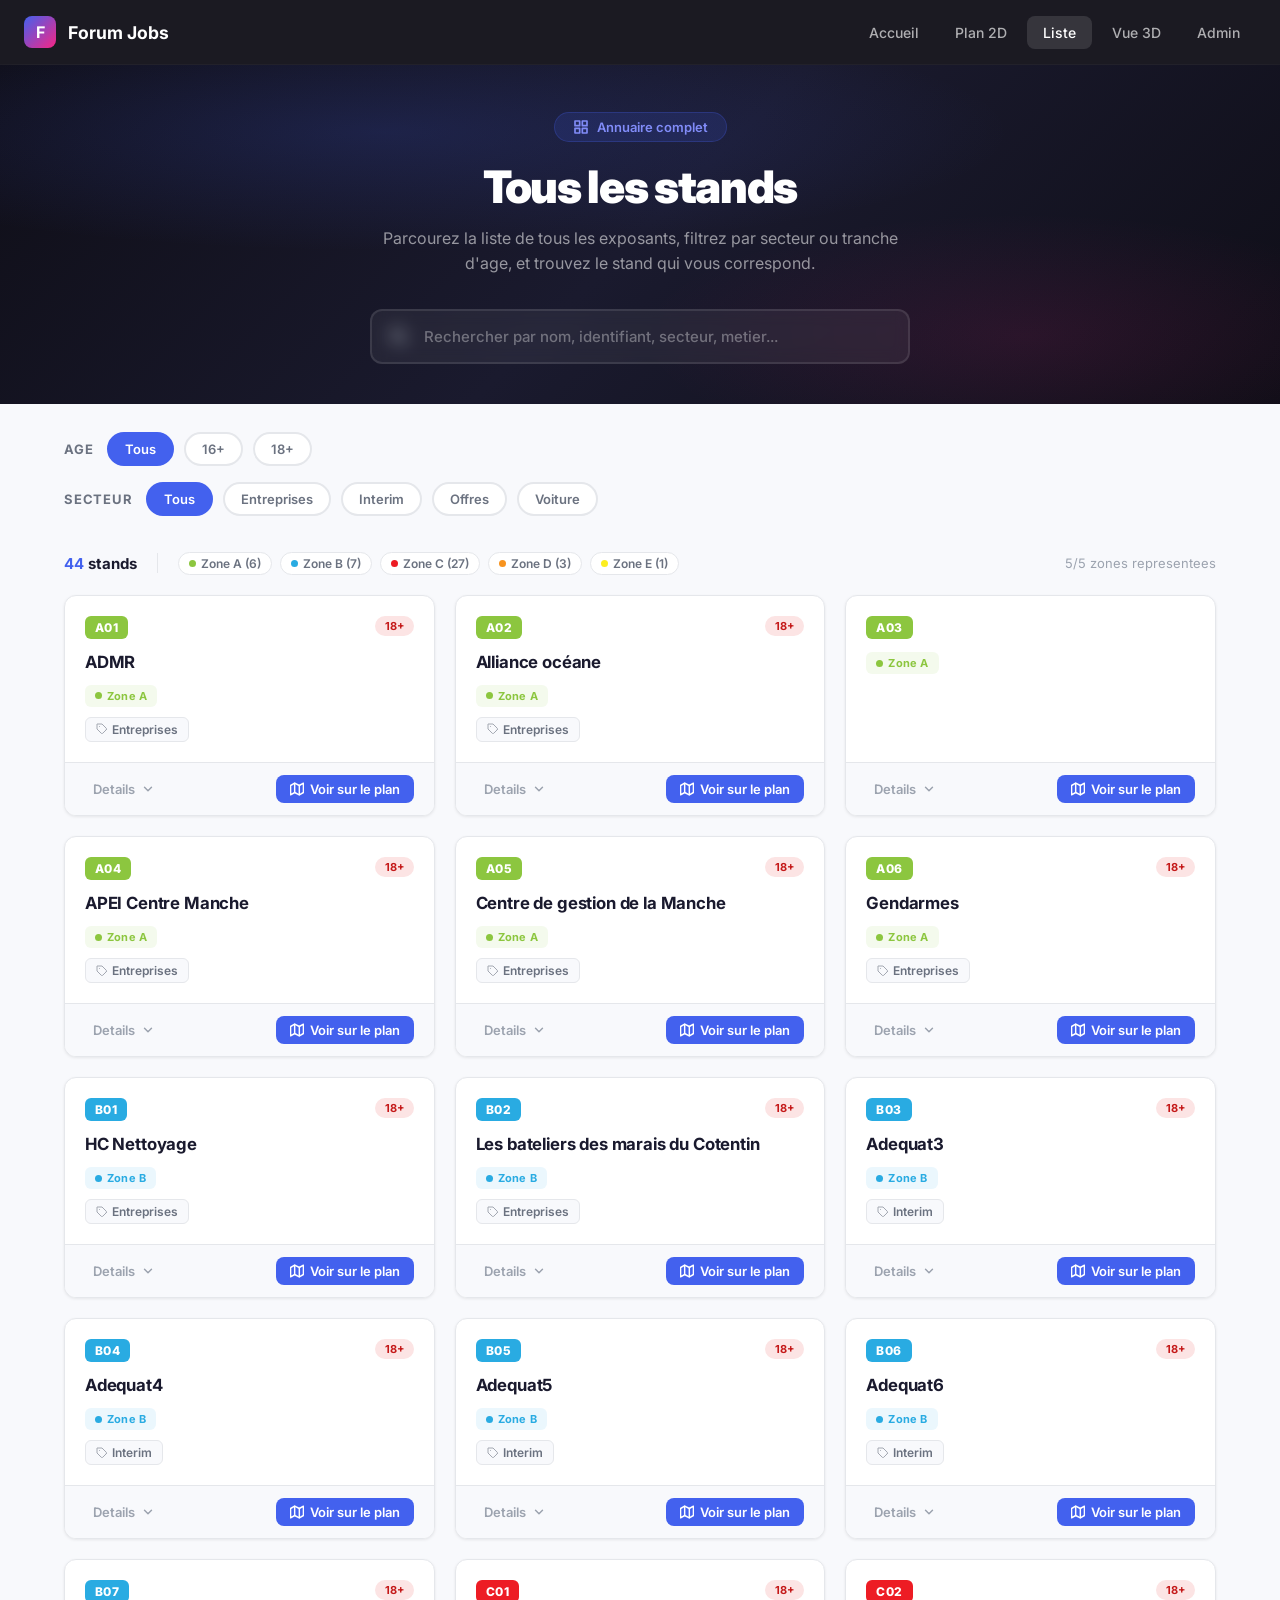
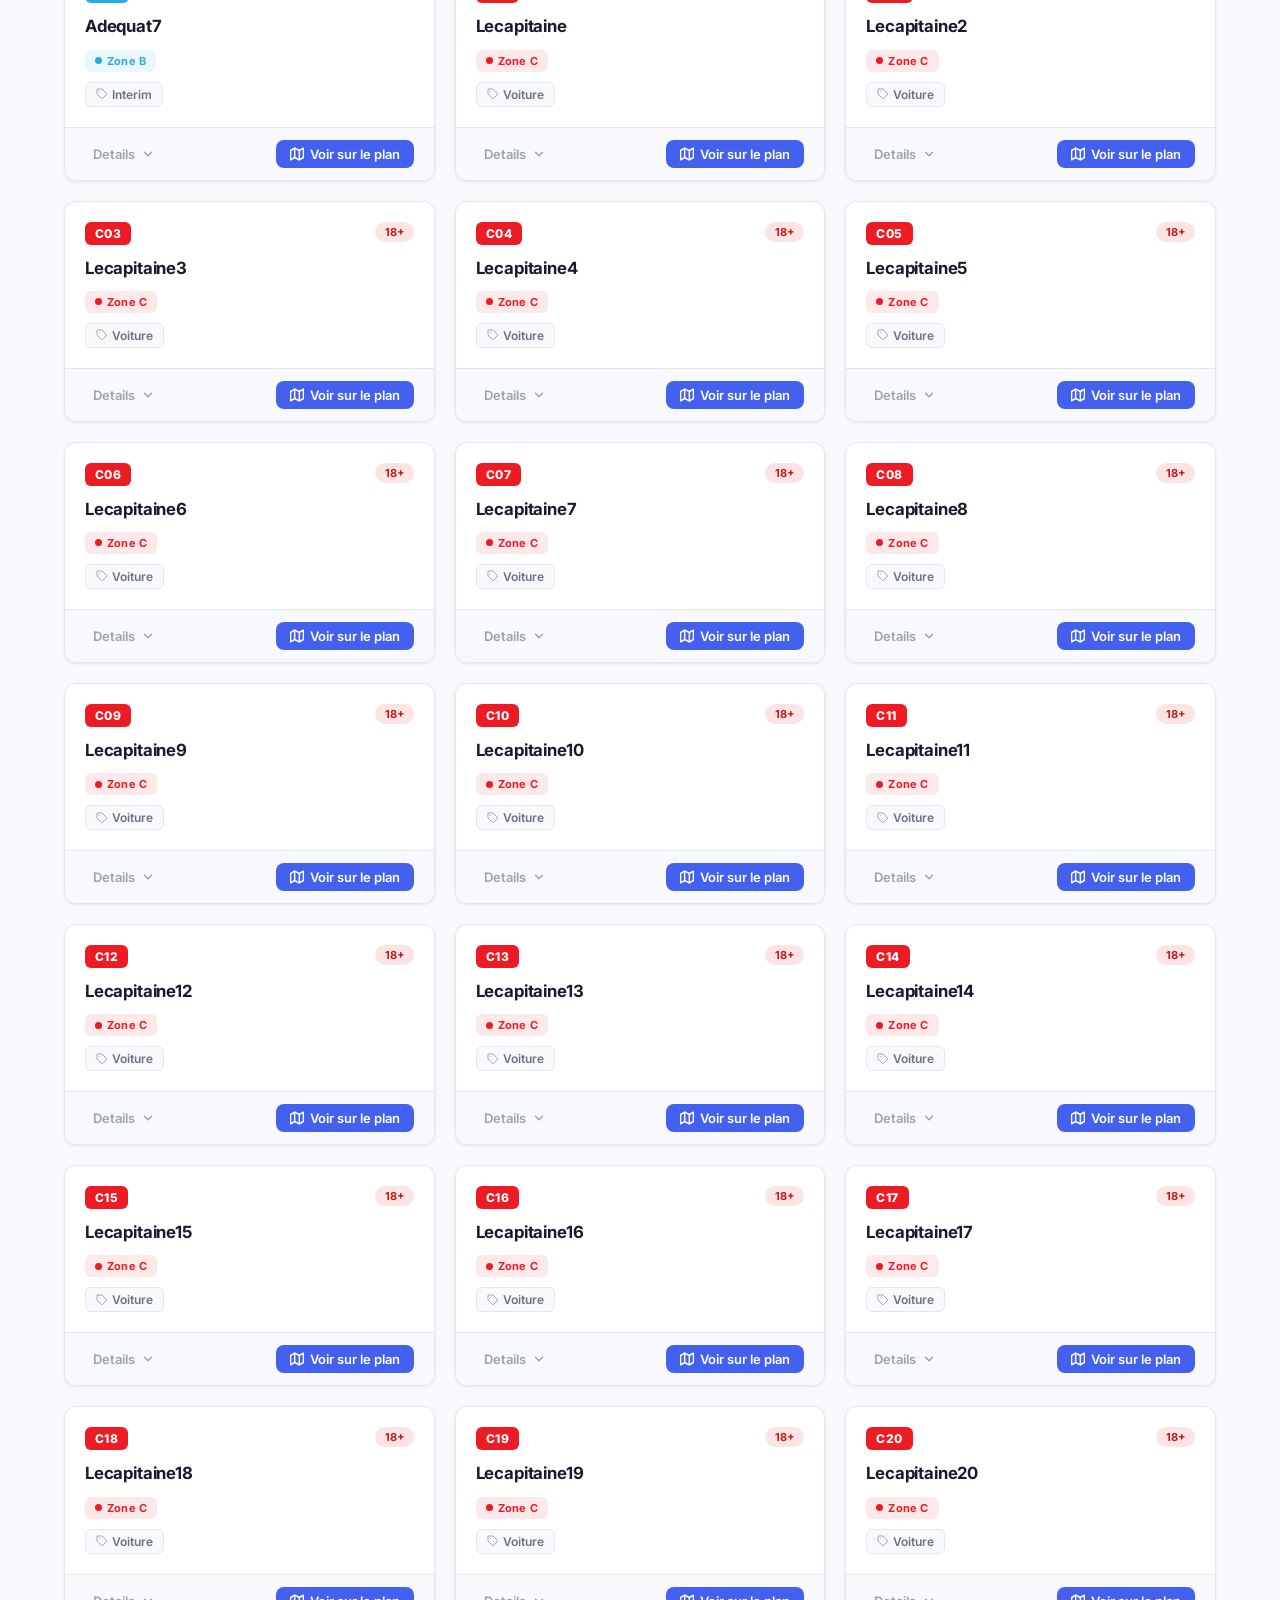
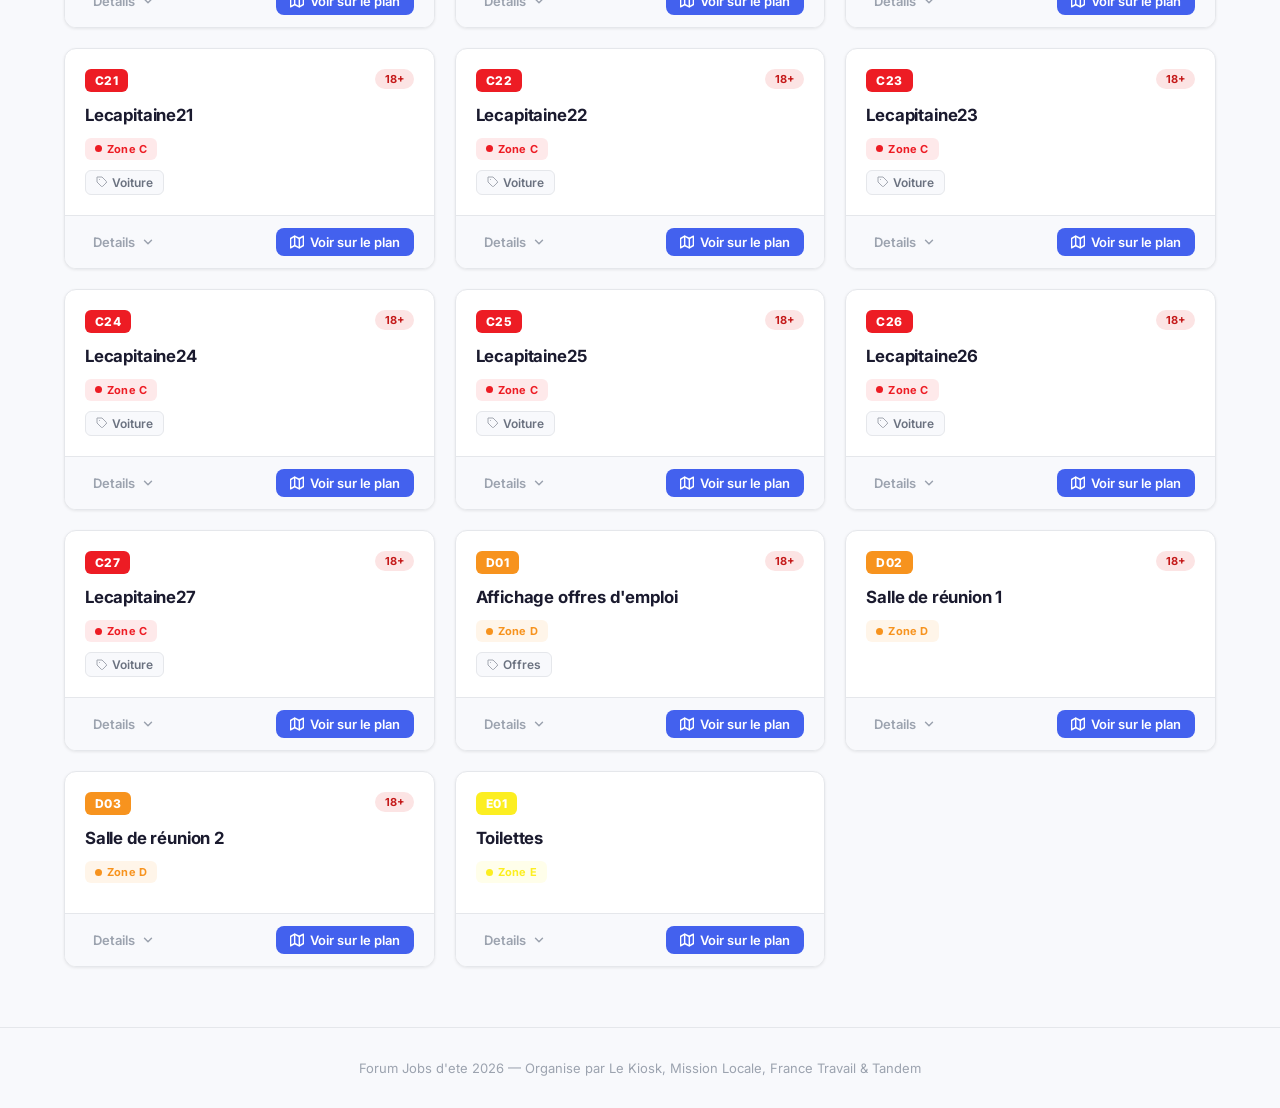
<file: liste.html>
<!DOCTYPE html>
<html lang="fr">
<head>
  <meta charset="UTF-8">
  <meta name="viewport" content="width=device-width, initial-scale=1.0">
  <title>Liste des Stands - Forum Jobs d'été 2026</title>
  <link rel="preconnect" href="https://fonts.googleapis.com">
  <link href="https://fonts.googleapis.com/css2?family=Inter:wght@400;500;600;700;800;900&display=swap" rel="stylesheet">
  <link rel="stylesheet" href="css/shared.css">
  <style>
    body {
      background: var(--bg-light);
      padding-top: 64px;
    }

    /* ========== HERO BANNER ========== */
    .liste-hero {
      background: linear-gradient(135deg, #0f0e17 0%, #1a1a2e 50%, #0f0e17 100%);
      padding: 48px 24px 40px;
      position: relative;
      overflow: hidden;
    }

    .liste-hero::before {
      content: '';
      position: absolute;
      inset: 0;
      background:
        radial-gradient(ellipse 70% 50% at 30% 20%, rgba(67,97,238,0.18), transparent 70%),
        radial-gradient(ellipse 50% 60% at 80% 80%, rgba(247,37,133,0.1), transparent 60%);
      pointer-events: none;
    }

    .liste-hero-inner {
      max-width: 720px;
      margin: 0 auto;
      position: relative;
      z-index: 1;
      text-align: center;
    }

    .liste-hero-tag {
      display: inline-flex;
      align-items: center;
      gap: 8px;
      padding: 6px 18px;
      border-radius: 40px;
      background: rgba(67,97,238,0.15);
      border: 1px solid rgba(67,97,238,0.25);
      font-size: 13px;
      font-weight: 600;
      color: #818cf8;
      margin-bottom: 20px;
    }

    .liste-hero-tag svg {
      flex-shrink: 0;
    }

    .liste-hero h1 {
      font-size: clamp(1.8rem, 4vw, 2.8rem);
      font-weight: 900;
      color: white;
      letter-spacing: -0.03em;
      margin-bottom: 12px;
      line-height: 1.15;
    }

    .liste-hero p {
      color: rgba(255,255,255,0.55);
      font-size: 1rem;
      line-height: 1.6;
      margin-bottom: 32px;
      max-width: 520px;
      margin-left: auto;
      margin-right: auto;
    }

    /* ========== SEARCH BAR ========== */
    .search-wrapper {
      max-width: 540px;
      margin: 0 auto;
      position: relative;
    }

    .search-icon {
      position: absolute;
      left: 18px;
      top: 50%;
      transform: translateY(-50%);
      color: var(--text-muted);
      pointer-events: none;
      display: flex;
    }

    .search-input {
      width: 100%;
      padding: 16px 20px 16px 52px;
      border: 2px solid rgba(255,255,255,0.1);
      border-radius: var(--radius-md);
      background: rgba(255,255,255,0.06);
      color: white;
      font-size: 15px;
      font-family: var(--font);
      font-weight: 500;
      transition: all 0.3s;
      backdrop-filter: blur(8px);
    }

    .search-input::placeholder {
      color: rgba(255,255,255,0.35);
    }

    .search-input:focus {
      outline: none;
      border-color: var(--primary);
      background: rgba(255,255,255,0.1);
      box-shadow: 0 0 0 4px rgba(67,97,238,0.15), 0 8px 32px rgba(0,0,0,0.2);
    }

    .search-clear {
      position: absolute;
      right: 14px;
      top: 50%;
      transform: translateY(-50%);
      background: rgba(255,255,255,0.1);
      border: none;
      color: rgba(255,255,255,0.5);
      width: 28px;
      height: 28px;
      border-radius: 50%;
      cursor: pointer;
      font-size: 16px;
      display: none;
      align-items: center;
      justify-content: center;
      transition: all 0.2s;
    }

    .search-clear:hover {
      background: rgba(255,255,255,0.2);
      color: white;
    }

    .search-clear.visible {
      display: flex;
    }

    /* ========== FILTERS SECTION ========== */
    .filters-section {
      max-width: 1200px;
      margin: 0 auto;
      padding: 28px 24px 0;
    }

    .filters-row {
      display: flex;
      flex-wrap: wrap;
      gap: 10px;
      align-items: center;
      margin-bottom: 16px;
    }

    .filters-label {
      font-size: 13px;
      font-weight: 700;
      color: var(--text-light);
      text-transform: uppercase;
      letter-spacing: 0.06em;
      margin-right: 4px;
      flex-shrink: 0;
    }

    .filter-chip {
      display: inline-flex;
      align-items: center;
      gap: 6px;
      padding: 7px 16px;
      border: 2px solid var(--border);
      border-radius: 40px;
      background: var(--surface);
      color: var(--text-light);
      font-size: 13px;
      font-weight: 600;
      font-family: var(--font);
      cursor: pointer;
      transition: all 0.2s;
      white-space: nowrap;
    }

    .filter-chip:hover {
      border-color: var(--primary);
      color: var(--primary);
      background: var(--primary-light);
    }

    .filter-chip.active {
      border-color: var(--primary);
      background: var(--primary);
      color: white;
    }

    .filter-chip .chip-dot {
      width: 8px;
      height: 8px;
      border-radius: 50%;
      flex-shrink: 0;
    }

    /* ========== STATS BAR ========== */
    .stats-bar {
      max-width: 1200px;
      margin: 0 auto;
      padding: 20px 24px;
      display: flex;
      align-items: center;
      justify-content: space-between;
      flex-wrap: wrap;
      gap: 12px;
    }

    .stats-left {
      display: flex;
      align-items: center;
      gap: 20px;
      flex-wrap: wrap;
    }

    .stats-count {
      font-size: 15px;
      font-weight: 700;
      color: var(--text);
    }

    .stats-count span {
      color: var(--primary);
    }

    .stats-divider {
      width: 1px;
      height: 20px;
      background: var(--border);
    }

    .stats-zones {
      display: flex;
      gap: 8px;
      flex-wrap: wrap;
    }

    .stats-zone-pill {
      display: inline-flex;
      align-items: center;
      gap: 5px;
      padding: 3px 10px;
      border-radius: 20px;
      font-size: 12px;
      font-weight: 600;
      background: var(--surface);
      border: 1px solid var(--border);
      color: var(--text-light);
    }

    .stats-zone-pill .pill-dot {
      width: 7px;
      height: 7px;
      border-radius: 50%;
    }

    .stats-right {
      font-size: 13px;
      color: var(--text-muted);
    }

    /* ========== CARDS GRID ========== */
    .cards-grid {
      max-width: 1200px;
      margin: 0 auto;
      padding: 0 24px 60px;
      display: grid;
      grid-template-columns: repeat(3, 1fr);
      gap: 20px;
    }

    @media (max-width: 1024px) {
      .cards-grid { grid-template-columns: repeat(2, 1fr); }
    }

    @media (max-width: 640px) {
      .cards-grid { grid-template-columns: 1fr; }
    }

    /* ========== STAND CARD ========== */
    .stand-card {
      background: var(--surface);
      border-radius: var(--radius-md);
      box-shadow: var(--shadow-sm);
      border: 1px solid var(--border);
      overflow: hidden;
      transition: all 0.3s cubic-bezier(0.25, 0.46, 0.45, 0.94);
      position: relative;
      display: flex;
      flex-direction: column;
    }

    .stand-card:hover {
      box-shadow: var(--shadow-md);
      transform: translateY(-3px);
      border-color: transparent;
    }

    .stand-card-accent {
      display: none;
    }

    .stand-card-main {
      padding: 20px 20px 16px 20px;
      flex: 1;
    }

    .stand-card-top {
      display: flex;
      align-items: flex-start;
      justify-content: space-between;
      gap: 12px;
      margin-bottom: 12px;
    }

    .stand-id-badge {
      display: inline-flex;
      align-items: center;
      justify-content: center;
      padding: 4px 10px;
      border-radius: 6px;
      font-size: 12px;
      font-weight: 800;
      letter-spacing: 0.04em;
      color: white;
      flex-shrink: 0;
    }

    .stand-age-badge {
      display: inline-flex;
      align-items: center;
      gap: 4px;
      padding: 3px 10px;
      border-radius: 20px;
      font-size: 11px;
      font-weight: 700;
      flex-shrink: 0;
    }

    .stand-age-badge.age-16 {
      background: #fef3c7;
      color: #92400e;
    }

    .stand-age-badge.age-18 {
      background: #fce4e4;
      color: #c41818;
    }

    .stand-age-badge.age-other {
      background: #e0f2fe;
      color: #0369a1;
    }

    .stand-card-name {
      font-size: 1.05rem;
      font-weight: 700;
      color: var(--text);
      line-height: 1.35;
      margin-bottom: 10px;
      letter-spacing: -0.01em;
    }

    .stand-card-tags {
      display: flex;
      flex-wrap: wrap;
      gap: 6px;
      margin-bottom: 4px;
    }

    .stand-sector-tag {
      display: inline-flex;
      align-items: center;
      gap: 4px;
      padding: 4px 10px;
      border-radius: 6px;
      font-size: 12px;
      font-weight: 600;
      background: var(--bg-light);
      color: var(--text-light);
      border: 1px solid var(--border);
    }

    .stand-sector-tag svg {
      flex-shrink: 0;
      opacity: 0.6;
    }

    /* ========== EXPANDABLE DETAILS ========== */
    .stand-card-details {
      max-height: 0;
      overflow: hidden;
      transition: max-height 0.35s cubic-bezier(0.25, 0.46, 0.45, 0.94);
    }

    .stand-card.expanded .stand-card-details {
      max-height: 300px;
    }

    .stand-card-details-inner {
      padding: 0 20px 0 20px;
      border-top: 1px solid var(--border);
      padding-top: 16px;
    }

    .detail-row {
      display: flex;
      align-items: flex-start;
      gap: 10px;
      margin-bottom: 10px;
      font-size: 13px;
    }

    .detail-row-label {
      font-weight: 600;
      color: var(--text-light);
      min-width: 56px;
      flex-shrink: 0;
    }

    .detail-row-value {
      color: var(--text);
      line-height: 1.5;
    }

    .detail-description {
      font-size: 13px;
      color: var(--text-light);
      line-height: 1.6;
      margin-bottom: 10px;
      font-style: italic;
    }

    /* ========== CARD FOOTER ========== */
    .stand-zone-tag {
      display: inline-flex;
      align-items: center;
      gap: 5px;
      padding: 4px 10px;
      border-radius: 6px;
      font-size: 11px;
      font-weight: 700;
      letter-spacing: 0.02em;
      margin-bottom: 10px;
    }

    .stand-zone-tag .zone-dot {
      width: 7px;
      height: 7px;
      border-radius: 50%;
      flex-shrink: 0;
    }

    .stand-card-footer {
      display: flex;
      align-items: center;
      justify-content: space-between;
      padding: 12px 20px 12px 20px;
      border-top: 1px solid var(--border);
      background: var(--bg-light);
    }

    .stand-expand-btn {
      display: inline-flex;
      align-items: center;
      gap: 6px;
      background: none;
      border: none;
      color: var(--text-muted);
      font-size: 13px;
      font-weight: 600;
      font-family: var(--font);
      cursor: pointer;
      padding: 4px 8px;
      border-radius: 6px;
      transition: all 0.2s;
    }

    .stand-expand-btn:hover {
      color: var(--primary);
      background: var(--primary-light);
    }

    .stand-expand-btn svg {
      transition: transform 0.3s;
    }

    .stand-card.expanded .stand-expand-btn svg {
      transform: rotate(180deg);
    }

    .stand-map-link {
      display: inline-flex;
      align-items: center;
      gap: 6px;
      padding: 6px 14px;
      border-radius: var(--radius-sm);
      background: var(--primary);
      color: white;
      text-decoration: none;
      font-size: 13px;
      font-weight: 600;
      transition: all 0.2s;
    }

    .stand-map-link:hover {
      background: var(--primary-dark);
      transform: translateY(-1px);
      box-shadow: 0 4px 12px rgba(67,97,238,0.3);
    }

    /* ========== EMPTY STATE ========== */
    .empty-state {
      grid-column: 1 / -1;
      text-align: center;
      padding: 80px 24px;
    }

    .empty-state-icon {
      width: 80px;
      height: 80px;
      border-radius: 50%;
      background: var(--bg-light);
      border: 2px solid var(--border);
      display: flex;
      align-items: center;
      justify-content: center;
      margin: 0 auto 20px;
      font-size: 32px;
    }

    .empty-state h3 {
      font-size: 1.2rem;
      font-weight: 700;
      color: var(--text);
      margin-bottom: 8px;
    }

    .empty-state p {
      font-size: 0.95rem;
      color: var(--text-muted);
      max-width: 360px;
      margin: 0 auto 24px;
      line-height: 1.6;
    }

    .empty-state-btn {
      display: inline-flex;
      align-items: center;
      gap: 8px;
      padding: 10px 24px;
      border: 2px solid var(--border);
      border-radius: var(--radius-sm);
      background: var(--surface);
      color: var(--text);
      font-size: 14px;
      font-weight: 600;
      font-family: var(--font);
      cursor: pointer;
      transition: all 0.2s;
    }

    .empty-state-btn:hover {
      border-color: var(--primary);
      color: var(--primary);
      background: var(--primary-light);
    }

    /* ========== LOADING STATE ========== */
    .loading-state {
      grid-column: 1 / -1;
      text-align: center;
      padding: 80px 24px;
    }

    .loading-spinner {
      width: 40px;
      height: 40px;
      border: 3px solid var(--border);
      border-top-color: var(--primary);
      border-radius: 50%;
      animation: spin 0.8s linear infinite;
      margin: 0 auto 16px;
    }

    @keyframes spin {
      to { transform: rotate(360deg); }
    }

    .loading-state p {
      color: var(--text-muted);
      font-size: 14px;
      font-weight: 500;
    }

    /* ========== RESPONSIVE ========== */
    @media (max-width: 768px) {
      body { padding-top: 64px; }

      .liste-hero {
        padding: 40px 16px 36px;
      }

      .search-input {
        padding: 14px 16px 14px 46px;
        font-size: 14px;
      }

      .filters-section {
        padding: 20px 16px 0;
      }

      .filters-row {
        gap: 8px;
      }

      .filter-chip {
        padding: 6px 12px;
        font-size: 12px;
      }

      .stats-bar {
        padding: 16px;
      }

      .cards-grid {
        padding: 0 16px 40px;
        gap: 16px;
      }

      .stand-card-main {
        padding: 16px 16px 12px 16px;
      }

      .stand-card-footer {
        padding: 10px 16px 10px 16px;
      }

      .stand-card-details-inner {
        padding: 0 16px 0 16px;
        padding-top: 12px;
      }
    }

    /* ========== FOOTER ========== */
    .liste-footer {
      padding: 32px 24px;
      text-align: center;
      color: var(--text-muted);
      font-size: 13px;
      border-top: 1px solid var(--border);
    }

    /* ========== CARD ENTRY ANIMATION ========== */
    @keyframes cardIn {
      from {
        opacity: 0;
        transform: translateY(16px);
      }
      to {
        opacity: 1;
        transform: translateY(0);
      }
    }

    .stand-card {
      animation: cardIn 0.4s ease both;
    }
  </style>
</head>
<body>

<!-- Navigation -->
<nav class="topnav">
  <div class="topnav-inner">
    <a href="index.html" class="topnav-logo">
      <span class="logo-dot">F</span>
      Forum Jobs
    </a>
    <button class="topnav-mobile-btn" onclick="this.nextElementSibling.classList.toggle('open')">&#9776;</button>
    <div class="topnav-links">
      <a href="index.html">Accueil</a>
      <a href="plan.html">Plan 2D</a>
      <a href="liste.html" class="active">Liste</a>
      <a href="vue3d.html">Vue 3D</a>
      <a href="admin.html">Admin</a>
    </div>
  </div>
</nav>

<!-- Hero Banner -->
<section class="liste-hero">
  <div class="liste-hero-inner">
    <div class="liste-hero-tag">
      <svg width="16" height="16" viewBox="0 0 24 24" fill="none" stroke="currentColor" stroke-width="2.5" stroke-linecap="round" stroke-linejoin="round"><rect x="3" y="3" width="7" height="7"/><rect x="14" y="3" width="7" height="7"/><rect x="3" y="14" width="7" height="7"/><rect x="14" y="14" width="7" height="7"/></svg>
      Annuaire complet
    </div>
    <h1>Tous les stands</h1>
    <p>Parcourez la liste de tous les exposants, filtrez par secteur ou tranche d'age, et trouvez le stand qui vous correspond.</p>
    <div class="search-wrapper">
      <span class="search-icon">
        <svg width="20" height="20" viewBox="0 0 24 24" fill="none" stroke="currentColor" stroke-width="2.5" stroke-linecap="round" stroke-linejoin="round"><circle cx="11" cy="11" r="8"/><path d="m21 21-4.3-4.3"/></svg>
      </span>
      <input type="text" class="search-input" id="search-input" placeholder="Rechercher par nom, identifiant, secteur, metier..." autocomplete="off">
      <button class="search-clear" id="search-clear" onclick="clearSearch()">&times;</button>
    </div>
  </div>
</section>

<!-- Filters -->
<section class="filters-section">
  <!-- Age filters -->
  <div class="filters-row">
    <span class="filters-label">Age</span>
    <button class="filter-chip active" data-age="all" onclick="setAgeFilter(this)">Tous</button>
    <button class="filter-chip" data-age="16+" onclick="setAgeFilter(this)">16+</button>
    <button class="filter-chip" data-age="18+" onclick="setAgeFilter(this)">18+</button>
  </div>
  <!-- Sector filters (dynamic) -->
  <div class="filters-row" id="sector-filters">
    <span class="filters-label">Secteur</span>
    <button class="filter-chip active" data-sector="all" onclick="setSectorFilter(this)">Tous</button>
    <!-- Populated by JS -->
  </div>
</section>

<!-- Stats Bar -->
<div class="stats-bar">
  <div class="stats-left">
    <span class="stats-count" id="stats-count"><span>0</span> stands</span>
    <span class="stats-divider"></span>
    <div class="stats-zones" id="stats-zones">
      <!-- Populated by JS -->
    </div>
  </div>
  <div class="stats-right" id="stats-right"></div>
</div>

<!-- Cards Grid -->
<div class="cards-grid" id="cards-grid">
  <div class="loading-state">
    <div class="loading-spinner"></div>
    <p>Chargement des stands...</p>
  </div>
</div>

<!-- Footer -->
<footer class="liste-footer">
  Forum Jobs d'ete 2026 &mdash; Organise par Le Kiosk, Mission Locale, France Travail & Tandem
</footer>

<script src="js/data.js"></script>
<script>
(function() {
  // State
  let allStands = [];
  let filteredResults = [];
  let currentSearch = '';
  let currentAge = 'all';
  let currentSector = 'all';

  // Zone colors (matching CSS vars)
  const ZONE_COLORS = {
    'zone-a': '#8cc63f',
    'zone-b': '#29abe2',
    'zone-c': '#ed1c24',
    'zone-d': '#f7931e',
    'zone-e': '#fcee21'
  };

  const ZONE_BADGE_CLASSES = {
    'zone-a': 'badge-zone-a',
    'zone-b': 'badge-zone-b',
    'zone-c': 'badge-zone-c',
    'zone-d': 'badge-zone-d',
    'zone-e': 'badge-zone-e'
  };

  // Init
  document.addEventListener('DOMContentLoaded', async () => {
    allStands = await loadStandsData();
    buildSectorFilters();
    applyFilters();
    setupSearch();
  });

  // Build dynamic sector filter chips
  function buildSectorFilters() {
    const sectors = [...new Set(allStands.map(s => s.sector).filter(Boolean))].sort();
    const container = document.getElementById('sector-filters');
    sectors.forEach(sector => {
      const btn = document.createElement('button');
      btn.className = 'filter-chip';
      btn.dataset.sector = sector;
      btn.textContent = sector;
      btn.onclick = function() { setSectorFilter(this); };
      container.appendChild(btn);
    });
  }

  // Search setup
  function setupSearch() {
    const input = document.getElementById('search-input');
    const clearBtn = document.getElementById('search-clear');
    let debounceTimer;

    input.addEventListener('input', function() {
      clearBtn.classList.toggle('visible', this.value.length > 0);
      clearTimeout(debounceTimer);
      debounceTimer = setTimeout(() => {
        currentSearch = this.value.trim().toLowerCase();
        applyFilters();
      }, 200);
    });
  }

  // Clear search
  window.clearSearch = function() {
    const input = document.getElementById('search-input');
    input.value = '';
    document.getElementById('search-clear').classList.remove('visible');
    currentSearch = '';
    applyFilters();
    input.focus();
  };

  // Age filter
  window.setAgeFilter = function(btn) {
    document.querySelectorAll('[data-age]').forEach(b => b.classList.remove('active'));
    btn.classList.add('active');
    currentAge = btn.dataset.age;
    applyFilters();
  };

  // Sector filter
  window.setSectorFilter = function(btn) {
    document.querySelectorAll('[data-sector]').forEach(b => b.classList.remove('active'));
    btn.classList.add('active');
    currentSector = btn.dataset.sector;
    applyFilters();
  };

  // Apply all filters
  function applyFilters() {
    filteredResults = allStands.filter(stand => {
      // Search filter
      if (currentSearch) {
        const q = currentSearch;
        const haystack = [
          stand.name,
          stand.id,
          stand.sector,
          stand.jobs,
          stand.description
        ].join(' ').toLowerCase();
        if (!haystack.includes(q)) return false;
      }

      // Age filter
      if (currentAge !== 'all') {
        if (!stand.age) return false;
        if (currentAge === '16+') {
          if (!stand.age.includes('16') && !stand.age.includes('11')) return false;
        }
        if (currentAge === '18+') {
          if (!stand.age.includes('18')) return false;
        }
      }

      // Sector filter
      if (currentSector !== 'all') {
        if (stand.sector !== currentSector) return false;
      }

      return true;
    });

    renderCards();
    updateStats();
  }

  // Render cards
  function renderCards() {
    const grid = document.getElementById('cards-grid');

    if (filteredResults.length === 0) {
      grid.innerHTML = `
        <div class="empty-state">
          <div class="empty-state-icon">
            <svg width="32" height="32" viewBox="0 0 24 24" fill="none" stroke="var(--text-muted)" stroke-width="1.5" stroke-linecap="round" stroke-linejoin="round"><circle cx="11" cy="11" r="8"/><path d="m21 21-4.3-4.3"/><path d="M8 11h6"/></svg>
          </div>
          <h3>Aucun stand trouve</h3>
          <p>Essayez de modifier vos filtres ou votre recherche pour trouver ce que vous cherchez.</p>
          <button class="empty-state-btn" onclick="resetAllFilters()">
            <svg width="16" height="16" viewBox="0 0 24 24" fill="none" stroke="currentColor" stroke-width="2" stroke-linecap="round" stroke-linejoin="round"><path d="M3 12a9 9 0 1 0 9-9 9.75 9.75 0 0 0-6.74 2.74L3 8"/><path d="M3 3v5h5"/></svg>
            Reinitialiser les filtres
          </button>
        </div>
      `;
      return;
    }

    grid.innerHTML = '';
    filteredResults.forEach((stand, i) => {
      const card = createCard(stand, i);
      grid.appendChild(card);
    });
  }

  // Create a single card
  function createCard(stand, index) {
    const zoneInfo = getZoneInfo(stand.zone);
    const zoneColor = ZONE_COLORS[stand.zone] || '#ccc';
    const badgeClass = ZONE_BADGE_CLASSES[stand.zone] || '';

    // Age badge
    let ageBadgeHtml = '';
    if (stand.age) {
      let ageClass = 'age-other';
      if (stand.age.includes('18')) ageClass = 'age-18';
      else if (stand.age.includes('16')) ageClass = 'age-16';
      ageBadgeHtml = `<span class="stand-age-badge ${ageClass}">${escapeHtml(stand.age)}</span>`;
    }

    // Sector tag
    let sectorHtml = '';
    if (stand.sector) {
      sectorHtml = `
        <span class="stand-sector-tag">
          <svg width="12" height="12" viewBox="0 0 24 24" fill="none" stroke="currentColor" stroke-width="2" stroke-linecap="round" stroke-linejoin="round"><path d="M20.59 13.41l-7.17 7.17a2 2 0 0 1-2.83 0L2 12V2h10l8.59 8.59a2 2 0 0 1 0 2.82z"/><line x1="7" y1="7" x2="7.01" y2="7"/></svg>
          ${escapeHtml(stand.sector)}
        </span>
      `;
    }

    // Details content
    let detailsContent = '';
    if (stand.jobs) {
      detailsContent += `
        <div class="detail-row">
          <span class="detail-row-label">Metiers</span>
          <span class="detail-row-value">${escapeHtml(stand.jobs)}</span>
        </div>
      `;
    }
    detailsContent += `
      <div class="detail-row">
        <span class="detail-row-label">Zone</span>
        <span class="detail-row-value">${escapeHtml(zoneInfo.name)} &mdash; ${escapeHtml(zoneInfo.label)}</span>
      </div>
    `;
    if (stand.description) {
      detailsContent += `
        <div class="detail-description">${escapeHtml(stand.description)}</div>
      `;
    }

    const card = document.createElement('div');
    card.className = 'stand-card';
    card.style.animationDelay = `${Math.min(index * 0.04, 0.6)}s`;

    const zoneLabel = zoneInfo.name || '';
    const zoneBgColor = zoneColor + '18';

    card.innerHTML = `
      <div class="stand-card-main">
        <div class="stand-card-top">
          <span class="stand-id-badge" style="background: ${zoneColor}">${escapeHtml(stand.id)}</span>
          ${ageBadgeHtml}
        </div>
        <div class="stand-card-name">${escapeHtml(stand.name)}</div>
        <div class="stand-zone-tag" style="background: ${zoneBgColor}; color: ${zoneColor}">
          <span class="zone-dot" style="background: ${zoneColor}"></span>
          ${escapeHtml(zoneLabel)}
        </div>
        <div class="stand-card-tags">
          ${sectorHtml}
        </div>
      </div>
      <div class="stand-card-details">
        <div class="stand-card-details-inner">
          ${detailsContent}
        </div>
      </div>
      <div class="stand-card-footer">
        <button class="stand-expand-btn" onclick="toggleCard(this)">
          Details
          <svg width="14" height="14" viewBox="0 0 24 24" fill="none" stroke="currentColor" stroke-width="2.5" stroke-linecap="round" stroke-linejoin="round"><polyline points="6 9 12 15 18 9"/></svg>
        </button>
        <a href="plan.html#${encodeURIComponent(stand.id)}" class="stand-map-link">
          <svg width="14" height="14" viewBox="0 0 24 24" fill="none" stroke="currentColor" stroke-width="2.5" stroke-linecap="round" stroke-linejoin="round"><polygon points="1 6 1 22 8 18 16 22 23 18 23 2 16 6 8 2 1 6"/><line x1="8" y1="2" x2="8" y2="18"/><line x1="16" y1="6" x2="16" y2="22"/></svg>
          Voir sur le plan
        </a>
      </div>
    `;

    return card;
  }

  // Toggle card expand
  window.toggleCard = function(btn) {
    const card = btn.closest('.stand-card');
    card.classList.toggle('expanded');
  };

  // Reset all filters
  window.resetAllFilters = function() {
    currentSearch = '';
    currentAge = 'all';
    currentSector = 'all';
    document.getElementById('search-input').value = '';
    document.getElementById('search-clear').classList.remove('visible');
    document.querySelectorAll('[data-age]').forEach(b => b.classList.toggle('active', b.dataset.age === 'all'));
    document.querySelectorAll('[data-sector]').forEach(b => b.classList.toggle('active', b.dataset.sector === 'all'));
    applyFilters();
  };

  // Update stats bar
  function updateStats() {
    // Count
    const countEl = document.getElementById('stats-count');
    const count = filteredResults.length;
    countEl.innerHTML = `<span>${count}</span> stand${count !== 1 ? 's' : ''}`;

    // Zones represented
    const zonesInResults = [...new Set(filteredResults.map(s => s.zone))];
    const zonesContainer = document.getElementById('stats-zones');
    zonesContainer.innerHTML = '';
    zonesInResults.sort().forEach(zone => {
      const info = getZoneInfo(zone);
      const color = ZONE_COLORS[zone] || '#ccc';
      const zoneCount = filteredResults.filter(s => s.zone === zone).length;
      const pill = document.createElement('span');
      pill.className = 'stats-zone-pill';
      pill.innerHTML = `<span class="pill-dot" style="background:${color}"></span>${info.name} (${zoneCount})`;
      zonesContainer.appendChild(pill);
    });

    // Right side info
    const rightEl = document.getElementById('stats-right');
    const totalZones = [...new Set(allStands.map(s => s.zone))].length;
    const shownZones = zonesInResults.length;
    rightEl.textContent = `${shownZones}/${totalZones} zones representees`;
  }

  // Escape HTML
  function escapeHtml(text) {
    if (!text) return '';
    const el = document.createElement('span');
    el.textContent = text;
    return el.innerHTML;
  }
})();
</script>
</body>
</html>
</file>
<file: css/shared.css>
/* ================================================================
   SHARED STYLES - Forum Jobs d'été
   ================================================================ */

:root {
  --vh: 1vh;
  --primary: #4361ee;
  --primary-dark: #3a56d4;
  --primary-light: #eef1ff;
  --accent: #f72585;
  --bg-dark: #0f0e17;
  --bg-medium: #1a1a2e;
  --bg-light: #f8f9fc;
  --surface: #ffffff;
  --text: #1a1a2e;
  --text-light: #6b7280;
  --text-muted: #9ca3af;
  --border: #e5e7eb;
  --shadow-sm: 0 1px 3px rgba(0,0,0,0.08);
  --shadow-md: 0 4px 12px rgba(0,0,0,0.1);
  --shadow-lg: 0 8px 30px rgba(0,0,0,0.12);
  --shadow-xl: 0 20px 60px rgba(0,0,0,0.15);
  --radius-sm: 8px;
  --radius-md: 12px;
  --radius-lg: 16px;
  --radius-xl: 24px;
  --zone-a: #8cc63f;
  --zone-b: #29abe2;
  --zone-c: #ed1c24;
  --zone-d: #f7931e;
  --zone-e: #fcee21;
  --font: 'Inter', -apple-system, BlinkMacSystemFont, 'Segoe UI', sans-serif;
}

* { margin: 0; padding: 0; box-sizing: border-box; }

body {
  font-family: var(--font);
  color: var(--text);
  background: var(--bg-light);
  -webkit-font-smoothing: antialiased;
}

/* ========== NAVIGATION BAR ========== */
.topnav {
  position: fixed; top: 0; left: 0; right: 0;
  background: rgba(15, 14, 23, 0.95);
  backdrop-filter: blur(20px);
  -webkit-backdrop-filter: blur(20px);
  z-index: 1000;
  border-bottom: 1px solid rgba(255,255,255,0.06);
}

.topnav-inner {
  max-width: 1400px;
  margin: 0 auto;
  padding: 0 24px;
  height: 64px;
  display: flex;
  align-items: center;
  justify-content: space-between;
}

.topnav-logo {
  display: flex; align-items: center; gap: 12px;
  text-decoration: none; color: white;
  font-weight: 700; font-size: 1.1rem;
}

.topnav-logo .logo-dot {
  width: 32px; height: 32px; border-radius: 8px;
  background: linear-gradient(135deg, var(--primary), var(--accent));
  display: flex; align-items: center; justify-content: center;
  font-size: 16px;
}

.topnav-links {
  display: flex; gap: 4px; list-style: none;
}

.topnav-links a {
  padding: 8px 16px; border-radius: 8px;
  color: rgba(255,255,255,0.65);
  text-decoration: none; font-size: 14px; font-weight: 500;
  transition: all 0.2s;
}

.topnav-links a:hover { color: white; background: rgba(255,255,255,0.08); }
.topnav-links a.active { color: white; background: rgba(255,255,255,0.12); }

.topnav-mobile-btn {
  display: none; background: none; border: none;
  color: white; font-size: 24px; cursor: pointer; padding: 4px;
}

/* Mobile menu */
@media (max-width: 768px) {
  .topnav-links {
    display: none; position: absolute;
    top: 64px; left: 0; right: 0;
    background: rgba(15, 14, 23, 0.98);
    flex-direction: column; padding: 12px;
    border-bottom: 1px solid rgba(255,255,255,0.06);
  }
  .topnav-links.open { display: flex; }
  .topnav-links a { padding: 12px 16px; }
  .topnav-mobile-btn { display: block; }
}

/* ========== UTILITY CLASSES ========== */
.container { max-width: 1200px; margin: 0 auto; padding: 0 24px; }

.badge {
  display: inline-flex; align-items: center; gap: 4px;
  padding: 4px 12px; border-radius: 20px;
  font-size: 12px; font-weight: 600;
  white-space: nowrap;
}

.badge-primary { background: var(--primary-light); color: var(--primary); }
.badge-zone-a { background: #f0fae4; color: #5a8c1a; }
.badge-zone-b { background: #e3f5fc; color: #1a7ca8; }
.badge-zone-c { background: #fce4e4; color: #c41818; }
.badge-zone-d { background: #fff3e0; color: #c77a0a; }
.badge-zone-e { background: #fffde0; color: #9e9500; }

.btn {
  display: inline-flex; align-items: center; gap: 8px;
  padding: 10px 20px; border: none; border-radius: var(--radius-sm);
  font-size: 14px; font-weight: 600; cursor: pointer;
  transition: all 0.2s; font-family: var(--font);
}

.btn-primary { background: var(--primary); color: white; }
.btn-primary:hover { background: var(--primary-dark); transform: translateY(-1px); box-shadow: var(--shadow-md); }

.btn-outline {
  background: transparent; color: var(--primary);
  border: 2px solid var(--border);
}
.btn-outline:hover { border-color: var(--primary); background: var(--primary-light); }

.btn-ghost { background: transparent; color: var(--text-light); }
.btn-ghost:hover { background: rgba(0,0,0,0.04); color: var(--text); }

.btn-sm { padding: 6px 14px; font-size: 13px; }
.btn-lg { padding: 14px 28px; font-size: 16px; }

/* Zone badge for stand cards */
.zone-indicator {
  width: 4px; border-radius: 4px; flex-shrink: 0;
}
</file>
